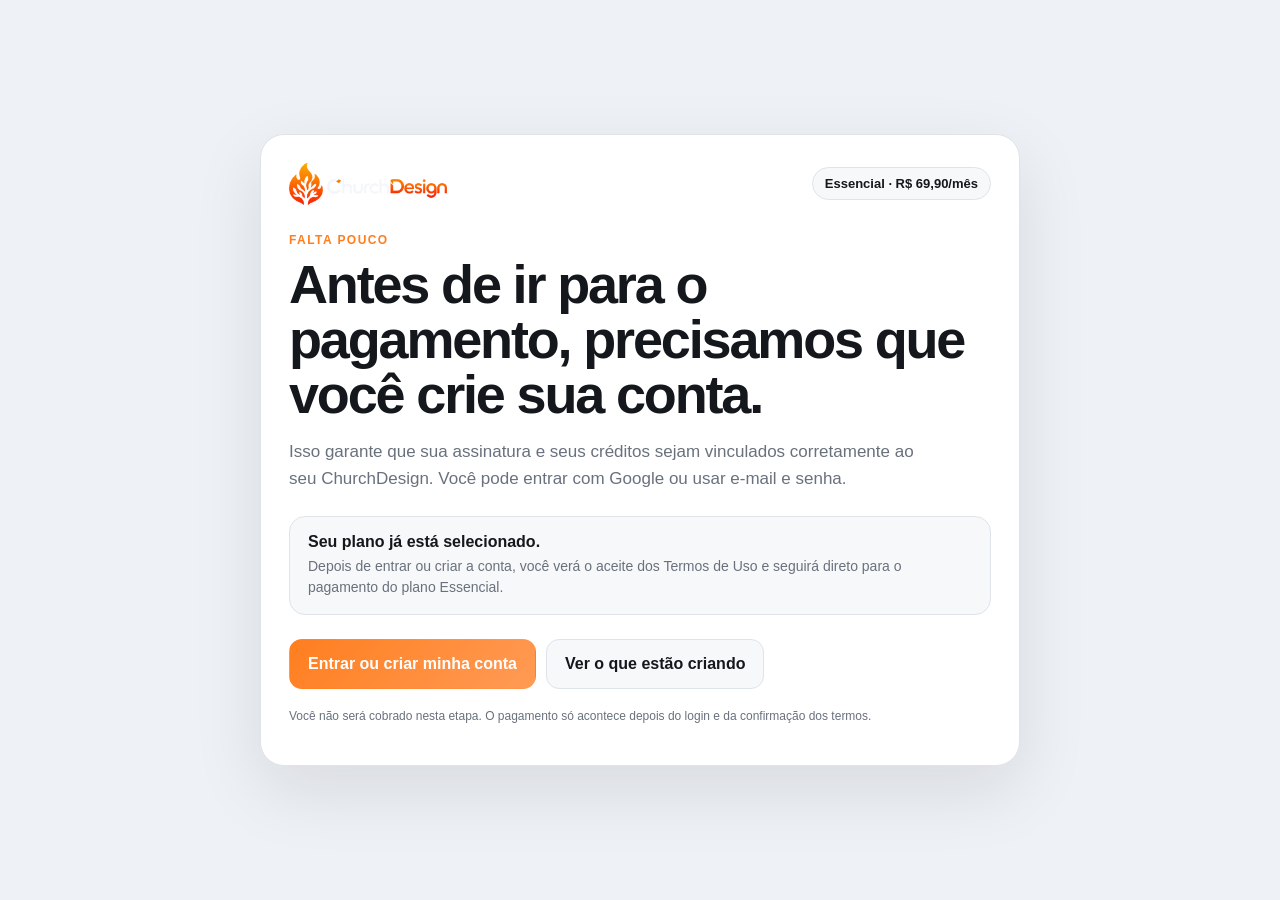
<file: assinar/essencial/index.html>
<!-- CHURCHDESIGN — assinar-essencial v1.1.0 -->
<!doctype html>
<html lang="pt-BR">
<head>
<meta charset="utf-8">
<meta name="viewport" content="width=device-width,initial-scale=1,viewport-fit=cover">
<meta name="robots" content="noindex,nofollow">
<title>ChurchDesign — Essencial</title>
<style>
:root{--bg:#0e1014;--panel:#171a20;--panel2:#1d2128;--text:#f6f7f9;--muted:#9ca3ad;--line:#2b313a;--orange:#ff7e1f;--orange2:#ff9b55;--shadow:0 24px 70px rgba(0,0,0,.34)}
@media(prefers-color-scheme:light){:root{--bg:#eef1f5;--panel:#fff;--panel2:#f7f8fa;--text:#14171c;--muted:#69717d;--line:#dfe4ea;--shadow:0 24px 70px rgba(20,30,45,.10)}}
*{box-sizing:border-box}html,body{margin:0;min-height:100%;background:var(--bg);color:var(--text);font-family:Inter,Arial,sans-serif}a{color:inherit}
.wrap{min-height:100vh;display:grid;place-items:center;padding:28px}.card{width:min(760px,100%);background:var(--panel);border:1px solid var(--line);border-radius:24px;padding:28px;box-shadow:var(--shadow)}
.brand{display:flex;align-items:center;justify-content:space-between;gap:20px;margin-bottom:28px}.logo{width:190px;height:42px;background-image:url('[data-uri]');background-size:contain;background-position:left center;background-repeat:no-repeat}
.plan{font-size:13px;font-weight:800;border:1px solid var(--line);background:var(--panel2);border-radius:999px;padding:8px 12px;white-space:nowrap}.eyebrow{font-size:12px;font-weight:900;letter-spacing:.12em;text-transform:uppercase;color:var(--orange);margin-bottom:10px}
h1{font-size:clamp(30px,6vw,54px);line-height:1.02;letter-spacing:-.04em;margin:0 0 16px;max-width:680px}.lead{font-size:17px;line-height:1.6;color:var(--muted);max-width:650px;margin:0 0 24px}
.notice{padding:16px 18px;border:1px solid var(--line);border-radius:16px;background:var(--panel2);margin:22px 0}.notice strong{display:block;margin-bottom:5px}.notice p{margin:0;color:var(--muted);font-size:14px;line-height:1.5}
.actions{display:flex;flex-wrap:wrap;gap:10px;margin-top:24px}.btn{display:inline-flex;align-items:center;justify-content:center;min-height:50px;padding:0 18px;border-radius:13px;text-decoration:none;font-weight:850;border:1px solid var(--line)}
.btn.primary{background:linear-gradient(135deg,var(--orange),var(--orange2));color:white;border-color:transparent}.btn.secondary{background:var(--panel2)}.micro{font-size:12px;color:var(--muted);margin-top:18px;line-height:1.5}
@media(max-width:620px){.wrap{padding:14px}.card{padding:20px;border-radius:18px}.brand{align-items:flex-start;flex-direction:column}.logo{width:165px}.actions{display:grid}.btn{width:100%}}
</style>
</head>
<body>
<main class="wrap">
  <section class="card" aria-labelledby="title">
    <div class="brand">
      <div class="logo" role="img" aria-label="ChurchDesign"></div>
      <div class="plan">Essencial · R$ 69,90/mês</div>
    </div>
    <div class="eyebrow">Falta pouco</div>
    <h1 id="title">Antes de ir para o pagamento, precisamos que você crie sua conta.</h1>
    <p class="lead">Isso garante que sua assinatura e seus créditos sejam vinculados corretamente ao seu ChurchDesign. Você pode entrar com Google ou usar e-mail e senha.</p>
    <div class="notice">
      <strong>Seu plano já está selecionado.</strong>
      <p>Depois de entrar ou criar a conta, você verá o aceite dos Termos de Uso e seguirá direto para o pagamento do plano Essencial.</p>
    </div>
    <div class="actions">
      <a class="btn primary" href="/?subscribe=essencial&utm_source=whatsapp&utm_medium=robot&utm_campaign=churchdesign">Entrar ou criar minha conta</a>
      <a class="btn secondary" href="/vitrine/?plano=essencial">Ver o que estão criando</a>
    </div>
    <p class="micro">Você não será cobrado nesta etapa. O pagamento só acontece depois do login e da confirmação dos termos.</p>
  </section>
</main>
</body>
</html>
</file>
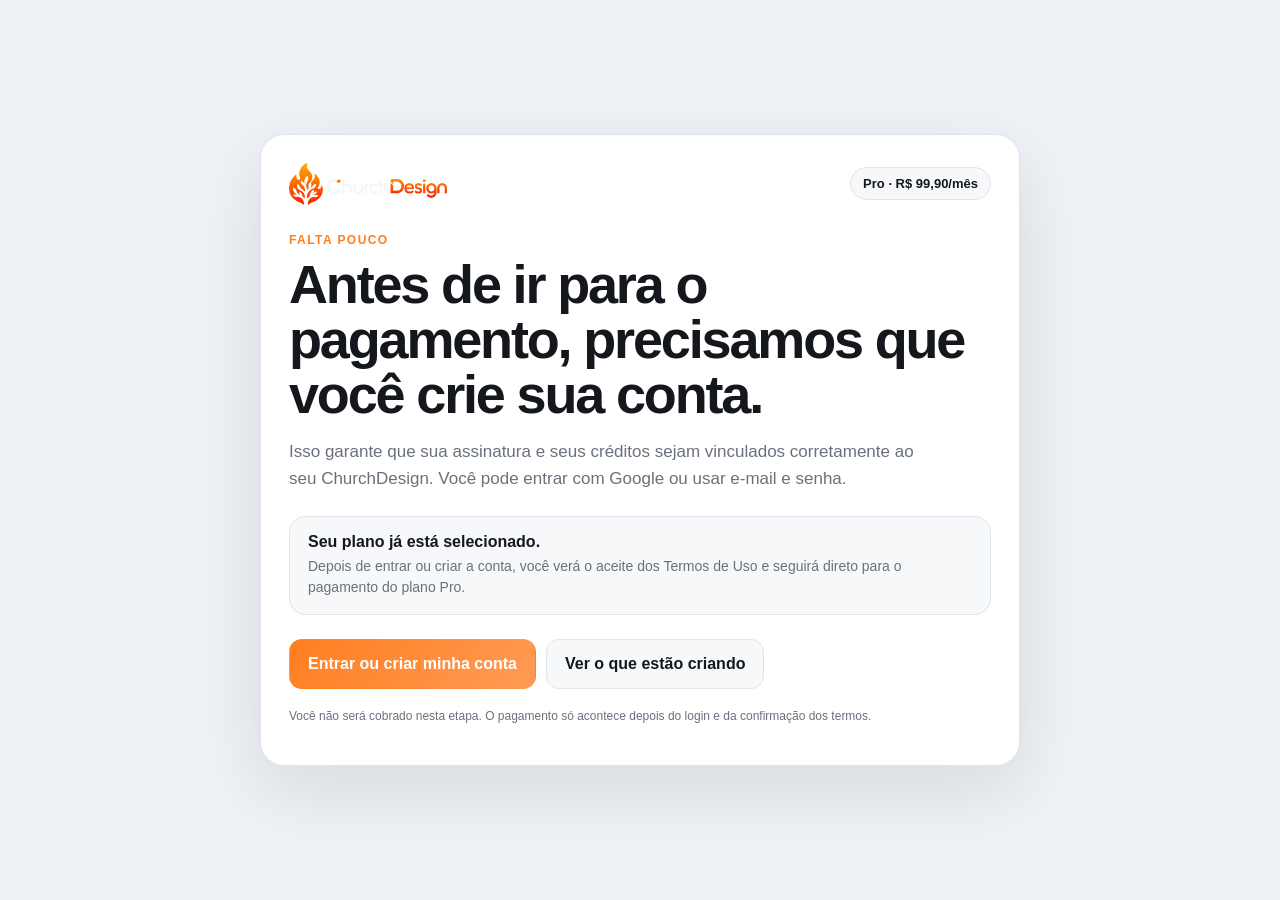
<file: assinar/pro/index.html>
<!-- CHURCHDESIGN — assinar-pro v1.1.0 -->
<!doctype html>
<html lang="pt-BR">
<head>
<meta charset="utf-8">
<meta name="viewport" content="width=device-width,initial-scale=1,viewport-fit=cover">
<meta name="robots" content="noindex,nofollow">
<title>ChurchDesign — Pro</title>
<style>
:root{--bg:#0e1014;--panel:#171a20;--panel2:#1d2128;--text:#f6f7f9;--muted:#9ca3ad;--line:#2b313a;--orange:#ff7e1f;--orange2:#ff9b55;--shadow:0 24px 70px rgba(0,0,0,.34)}
@media(prefers-color-scheme:light){:root{--bg:#eef1f5;--panel:#fff;--panel2:#f7f8fa;--text:#14171c;--muted:#69717d;--line:#dfe4ea;--shadow:0 24px 70px rgba(20,30,45,.10)}}
*{box-sizing:border-box}html,body{margin:0;min-height:100%;background:var(--bg);color:var(--text);font-family:Inter,Arial,sans-serif}a{color:inherit}
.wrap{min-height:100vh;display:grid;place-items:center;padding:28px}.card{width:min(760px,100%);background:var(--panel);border:1px solid var(--line);border-radius:24px;padding:28px;box-shadow:var(--shadow)}
.brand{display:flex;align-items:center;justify-content:space-between;gap:20px;margin-bottom:28px}.logo{width:190px;height:42px;background-image:url('[data-uri]');background-size:contain;background-position:left center;background-repeat:no-repeat}
.plan{font-size:13px;font-weight:800;border:1px solid var(--line);background:var(--panel2);border-radius:999px;padding:8px 12px;white-space:nowrap}.eyebrow{font-size:12px;font-weight:900;letter-spacing:.12em;text-transform:uppercase;color:var(--orange);margin-bottom:10px}
h1{font-size:clamp(30px,6vw,54px);line-height:1.02;letter-spacing:-.04em;margin:0 0 16px;max-width:680px}.lead{font-size:17px;line-height:1.6;color:var(--muted);max-width:650px;margin:0 0 24px}
.notice{padding:16px 18px;border:1px solid var(--line);border-radius:16px;background:var(--panel2);margin:22px 0}.notice strong{display:block;margin-bottom:5px}.notice p{margin:0;color:var(--muted);font-size:14px;line-height:1.5}
.actions{display:flex;flex-wrap:wrap;gap:10px;margin-top:24px}.btn{display:inline-flex;align-items:center;justify-content:center;min-height:50px;padding:0 18px;border-radius:13px;text-decoration:none;font-weight:850;border:1px solid var(--line)}
.btn.primary{background:linear-gradient(135deg,var(--orange),var(--orange2));color:white;border-color:transparent}.btn.secondary{background:var(--panel2)}.micro{font-size:12px;color:var(--muted);margin-top:18px;line-height:1.5}
@media(max-width:620px){.wrap{padding:14px}.card{padding:20px;border-radius:18px}.brand{align-items:flex-start;flex-direction:column}.logo{width:165px}.actions{display:grid}.btn{width:100%}}
</style>
</head>
<body>
<main class="wrap">
  <section class="card" aria-labelledby="title">
    <div class="brand">
      <div class="logo" role="img" aria-label="ChurchDesign"></div>
      <div class="plan">Pro · R$ 99,90/mês</div>
    </div>
    <div class="eyebrow">Falta pouco</div>
    <h1 id="title">Antes de ir para o pagamento, precisamos que você crie sua conta.</h1>
    <p class="lead">Isso garante que sua assinatura e seus créditos sejam vinculados corretamente ao seu ChurchDesign. Você pode entrar com Google ou usar e-mail e senha.</p>
    <div class="notice">
      <strong>Seu plano já está selecionado.</strong>
      <p>Depois de entrar ou criar a conta, você verá o aceite dos Termos de Uso e seguirá direto para o pagamento do plano Pro.</p>
    </div>
    <div class="actions">
      <a class="btn primary" href="/?subscribe=pro&utm_source=whatsapp&utm_medium=robot&utm_campaign=churchdesign">Entrar ou criar minha conta</a>
      <a class="btn secondary" href="/vitrine/?plano=pro">Ver o que estão criando</a>
    </div>
    <p class="micro">Você não será cobrado nesta etapa. O pagamento só acontece depois do login e da confirmação dos termos.</p>
  </section>
</main>
</body>
</html>
</file>
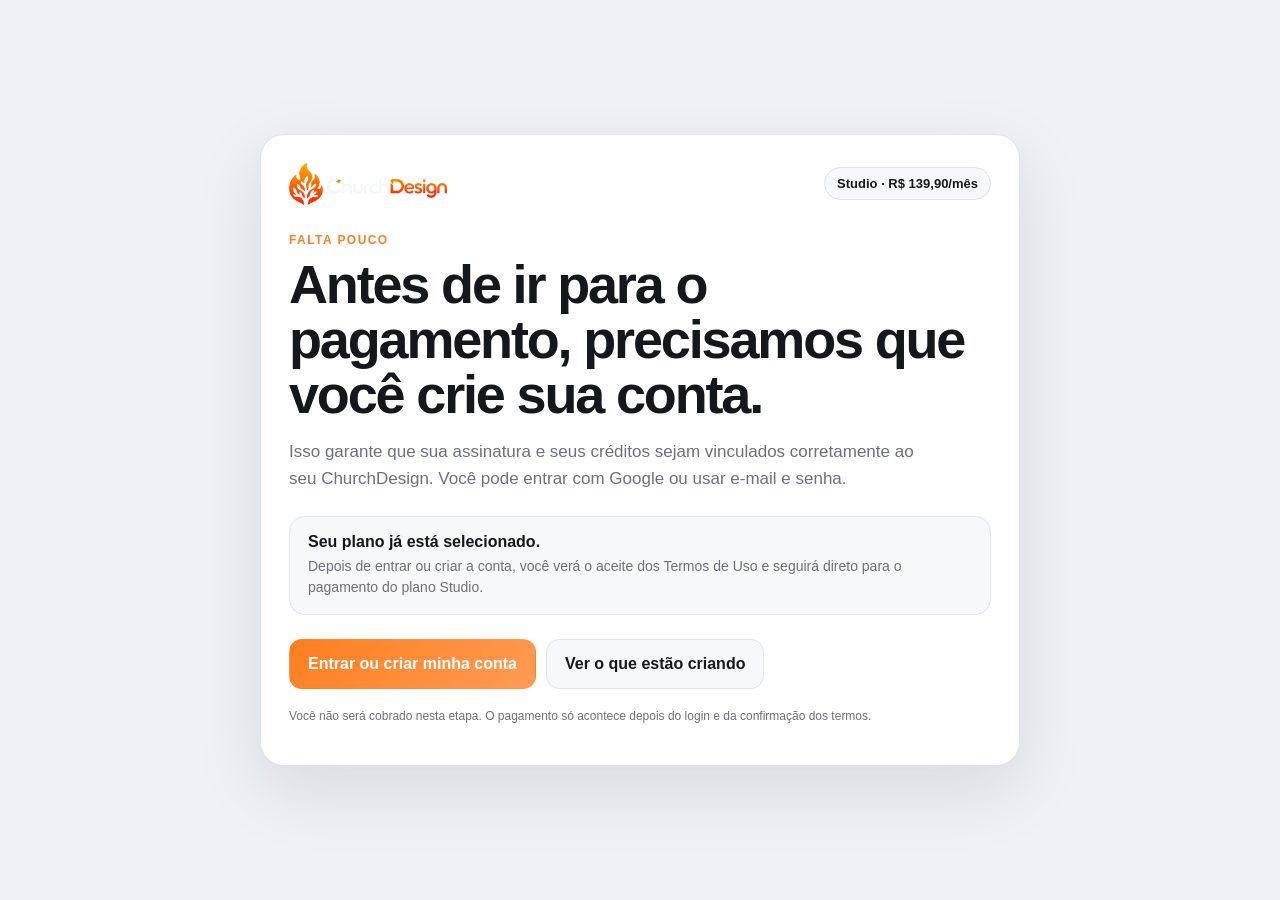
<file: assinar/studio/index.html>
<!-- CHURCHDESIGN — assinar-studio v1.1.0 -->
<!doctype html>
<html lang="pt-BR">
<head>
<meta charset="utf-8">
<meta name="viewport" content="width=device-width,initial-scale=1,viewport-fit=cover">
<meta name="robots" content="noindex,nofollow">
<title>ChurchDesign — Studio</title>
<style>
:root{--bg:#0e1014;--panel:#171a20;--panel2:#1d2128;--text:#f6f7f9;--muted:#9ca3ad;--line:#2b313a;--orange:#ff7e1f;--orange2:#ff9b55;--shadow:0 24px 70px rgba(0,0,0,.34)}
@media(prefers-color-scheme:light){:root{--bg:#eef1f5;--panel:#fff;--panel2:#f7f8fa;--text:#14171c;--muted:#69717d;--line:#dfe4ea;--shadow:0 24px 70px rgba(20,30,45,.10)}}
*{box-sizing:border-box}html,body{margin:0;min-height:100%;background:var(--bg);color:var(--text);font-family:Inter,Arial,sans-serif}a{color:inherit}
.wrap{min-height:100vh;display:grid;place-items:center;padding:28px}.card{width:min(760px,100%);background:var(--panel);border:1px solid var(--line);border-radius:24px;padding:28px;box-shadow:var(--shadow)}
.brand{display:flex;align-items:center;justify-content:space-between;gap:20px;margin-bottom:28px}.logo{width:190px;height:42px;background-image:url('[data-uri]');background-size:contain;background-position:left center;background-repeat:no-repeat}
.plan{font-size:13px;font-weight:800;border:1px solid var(--line);background:var(--panel2);border-radius:999px;padding:8px 12px;white-space:nowrap}.eyebrow{font-size:12px;font-weight:900;letter-spacing:.12em;text-transform:uppercase;color:var(--orange);margin-bottom:10px}
h1{font-size:clamp(30px,6vw,54px);line-height:1.02;letter-spacing:-.04em;margin:0 0 16px;max-width:680px}.lead{font-size:17px;line-height:1.6;color:var(--muted);max-width:650px;margin:0 0 24px}
.notice{padding:16px 18px;border:1px solid var(--line);border-radius:16px;background:var(--panel2);margin:22px 0}.notice strong{display:block;margin-bottom:5px}.notice p{margin:0;color:var(--muted);font-size:14px;line-height:1.5}
.actions{display:flex;flex-wrap:wrap;gap:10px;margin-top:24px}.btn{display:inline-flex;align-items:center;justify-content:center;min-height:50px;padding:0 18px;border-radius:13px;text-decoration:none;font-weight:850;border:1px solid var(--line)}
.btn.primary{background:linear-gradient(135deg,var(--orange),var(--orange2));color:white;border-color:transparent}.btn.secondary{background:var(--panel2)}.micro{font-size:12px;color:var(--muted);margin-top:18px;line-height:1.5}
@media(max-width:620px){.wrap{padding:14px}.card{padding:20px;border-radius:18px}.brand{align-items:flex-start;flex-direction:column}.logo{width:165px}.actions{display:grid}.btn{width:100%}}
</style>
</head>
<body>
<main class="wrap">
  <section class="card" aria-labelledby="title">
    <div class="brand">
      <div class="logo" role="img" aria-label="ChurchDesign"></div>
      <div class="plan">Studio · R$ 139,90/mês</div>
    </div>
    <div class="eyebrow">Falta pouco</div>
    <h1 id="title">Antes de ir para o pagamento, precisamos que você crie sua conta.</h1>
    <p class="lead">Isso garante que sua assinatura e seus créditos sejam vinculados corretamente ao seu ChurchDesign. Você pode entrar com Google ou usar e-mail e senha.</p>
    <div class="notice">
      <strong>Seu plano já está selecionado.</strong>
      <p>Depois de entrar ou criar a conta, você verá o aceite dos Termos de Uso e seguirá direto para o pagamento do plano Studio.</p>
    </div>
    <div class="actions">
      <a class="btn primary" href="/?subscribe=studio&utm_source=whatsapp&utm_medium=robot&utm_campaign=churchdesign">Entrar ou criar minha conta</a>
      <a class="btn secondary" href="/vitrine/?plano=studio">Ver o que estão criando</a>
    </div>
    <p class="micro">Você não será cobrado nesta etapa. O pagamento só acontece depois do login e da confirmação dos termos.</p>
  </section>
</main>
</body>
</html>
</file>
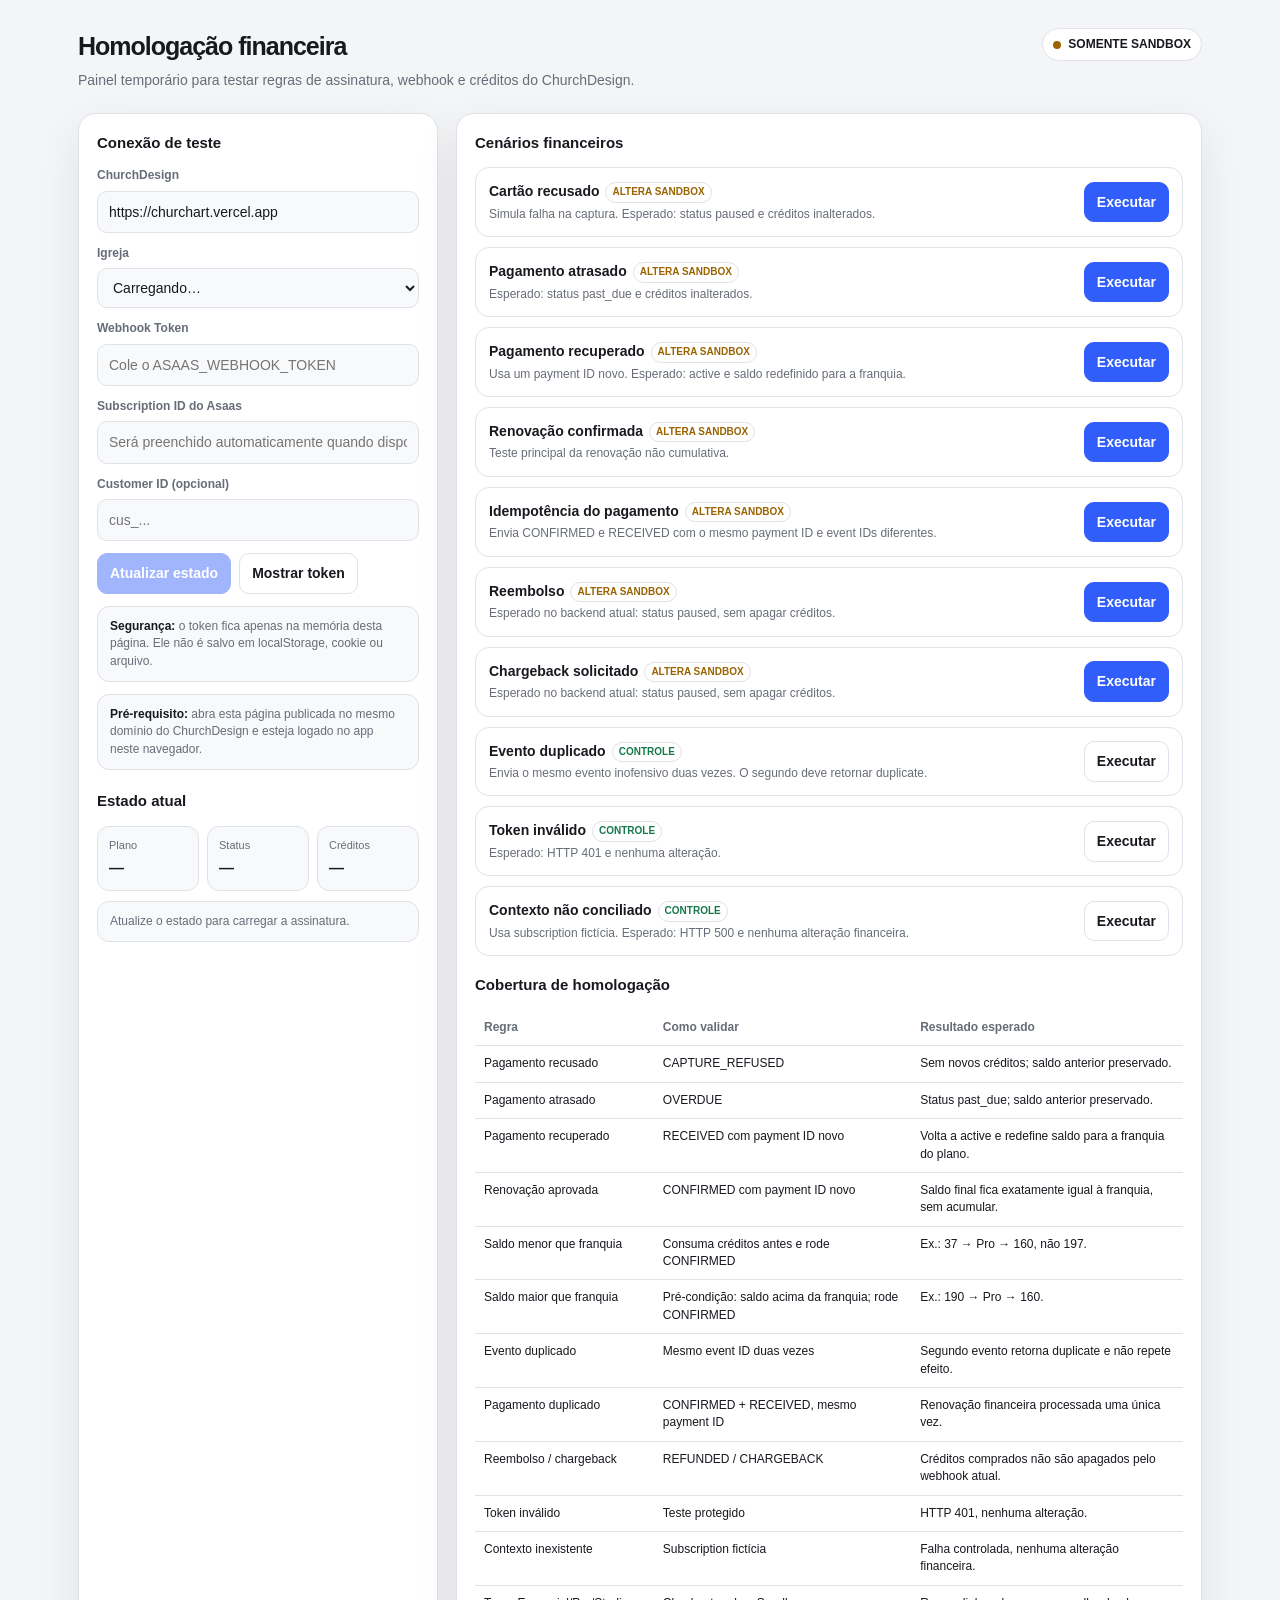
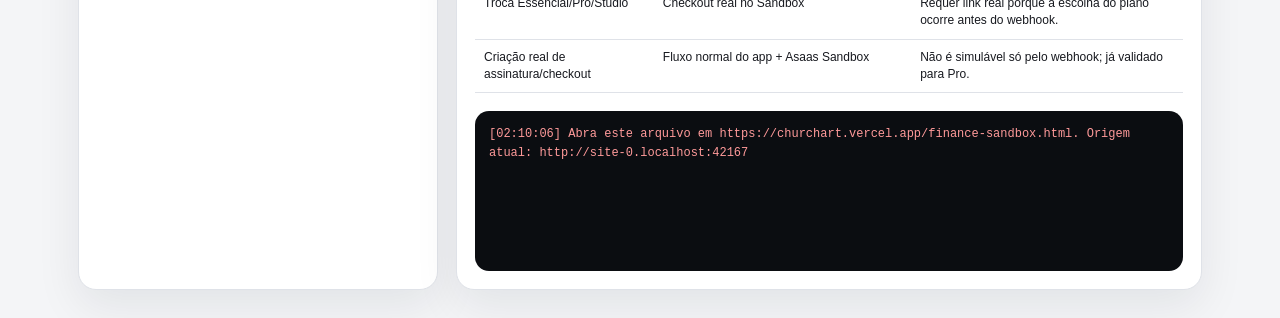
<file: finance-sandbox.html>
<!-- CHURCHDESIGN — finance-sandbox v0.1 -->
<!doctype html>
<html lang="pt-BR">
<head>
<meta charset="utf-8" />
<meta name="viewport" content="width=device-width,initial-scale=1" />
<meta name="robots" content="noindex,nofollow,noarchive" />
<title>ChurchDesign — Homologação Financeira</title>
<style>
:root{
  color-scheme:light dark;
  --bg:#f4f5f7;--panel:#fff;--soft:#f8f9fb;--text:#17191f;--muted:#676d78;--line:#dfe2e8;
  --accent:#315dfb;--danger:#c92b2b;--warning:#9a6300;--ok:#16794b;--shadow:0 16px 45px rgba(18,24,40,.08);
}
@media (prefers-color-scheme:dark){
  :root{--bg:#0f1115;--panel:#171a20;--soft:#11141a;--text:#f2f3f5;--muted:#a5abb6;--line:#2b3039;--accent:#7c99ff;--danger:#ff8585;--warning:#ffc766;--ok:#71d7a9;--shadow:0 16px 45px rgba(0,0,0,.28)}
}
*{box-sizing:border-box} body{margin:0;font:14px/1.45 Inter,ui-sans-serif,-apple-system,BlinkMacSystemFont,"Segoe UI",sans-serif;background:var(--bg);color:var(--text)}
button,input,select{font:inherit}.wrap{max-width:1180px;margin:auto;padding:28px}.head{display:flex;gap:18px;align-items:flex-start;justify-content:space-between;margin-bottom:22px}.brand h1{margin:0;font-size:25px;letter-spacing:-.04em}.brand p{margin:6px 0 0;color:var(--muted)}
.badge{display:inline-flex;align-items:center;gap:7px;padding:7px 10px;border:1px solid var(--line);border-radius:999px;font-size:12px;font-weight:800;background:var(--panel)}.dot{width:8px;height:8px;border-radius:50%;background:var(--warning)}
.grid{display:grid;grid-template-columns:360px 1fr;gap:18px}.card{background:var(--panel);border:1px solid var(--line);border-radius:18px;box-shadow:var(--shadow);padding:18px}.card h2{font-size:15px;margin:0 0 14px}.stack{display:grid;gap:12px}.field{display:grid;gap:6px}.field label{font-size:12px;font-weight:700;color:var(--muted)}input,select{width:100%;border:1px solid var(--line);background:var(--soft);color:var(--text);border-radius:10px;padding:10px 11px;outline:none}input:focus,select:focus{border-color:var(--accent)}
.actions{display:flex;gap:8px;flex-wrap:wrap}.btn{border:1px solid var(--line);background:var(--panel);color:var(--text);border-radius:10px;padding:9px 12px;font-weight:750;cursor:pointer}.btn.primary{background:var(--accent);border-color:var(--accent);color:#fff}.btn.danger{color:var(--danger)}.btn:disabled{opacity:.45;cursor:not-allowed}
.note{border:1px solid var(--line);background:var(--soft);border-radius:12px;padding:11px 12px;color:var(--muted);font-size:12px}.note strong{color:var(--text)}
.state{display:grid;grid-template-columns:repeat(3,1fr);gap:8px}.metric{border:1px solid var(--line);border-radius:12px;padding:11px;background:var(--soft)}.metric span{display:block;font-size:11px;color:var(--muted);margin-bottom:3px}.metric b{font-size:15px}.suite{display:grid;gap:10px}.test{display:grid;grid-template-columns:1fr auto;gap:12px;align-items:center;border:1px solid var(--line);border-radius:14px;padding:13px}.test h3{font-size:14px;margin:0 0 3px}.test p{margin:0;color:var(--muted);font-size:12px}.tag{display:inline-block;margin-left:6px;padding:2px 6px;border-radius:999px;border:1px solid var(--line);font-size:10px;color:var(--muted);vertical-align:1px}.tag.mutate{color:var(--warning)}.tag.safe{color:var(--ok)}
.log{margin-top:18px;background:#0b0d11;color:#d9e1ee;border-radius:14px;padding:14px;min-height:160px;max-height:380px;overflow:auto;font:12px/1.55 ui-monospace,SFMono-Regular,Menlo,monospace;white-space:pre-wrap}.log .ok{color:#8fe0b5}.log .err{color:#ff9a9a}.log .muted{color:#8792a5}
.coverage{margin-top:18px}.coverage table{width:100%;border-collapse:collapse;font-size:12px}.coverage th,.coverage td{text-align:left;padding:9px;border-bottom:1px solid var(--line);vertical-align:top}.coverage th{color:var(--muted)}
.modal-backdrop{position:fixed;inset:0;background:rgba(0,0,0,.55);display:none;place-items:center;padding:20px;z-index:50}.modal-backdrop.show{display:grid}.modal{width:min(520px,100%);background:var(--panel);border:1px solid var(--line);border-radius:18px;padding:18px;box-shadow:var(--shadow)}.modal h3{margin:0 0 8px}.modal p{margin:0 0 14px;color:var(--muted)}
.warn{border-left:4px solid var(--warning);padding:10px 12px;background:var(--soft);border-radius:9px;font-size:12px}.hidden{display:none!important}
@media(max-width:850px){.wrap{padding:16px}.grid{grid-template-columns:1fr}.head{display:grid}.state{grid-template-columns:1fr 1fr}.test{grid-template-columns:1fr}.test .btn{width:100%}}
</style>
</head>
<body>
<div class="wrap">
  <div class="head">
    <div class="brand">
      <h1>Homologação financeira</h1>
      <p>Painel temporário para testar regras de assinatura, webhook e créditos do ChurchDesign.</p>
    </div>
    <div class="badge"><span class="dot"></span>SOMENTE SANDBOX</div>
  </div>

  <div class="grid">
    <aside class="card">
      <h2>Conexão de teste</h2>
      <div class="stack">
        <div class="field"><label>ChurchDesign</label><input id="origin" value="https://churchart.vercel.app" readonly></div>
        <div class="field"><label>Igreja</label><select id="church"><option value="">Carregando…</option></select></div>
        <div class="field"><label>Webhook Token</label><input id="token" type="password" autocomplete="off" placeholder="Cole o ASAAS_WEBHOOK_TOKEN"></div>
        <div class="field"><label>Subscription ID do Asaas</label><input id="subscriptionId" placeholder="Será preenchido automaticamente quando disponível"></div>
        <div class="field"><label>Customer ID (opcional)</label><input id="customerId" placeholder="cus_..."></div>
        <div class="actions">
          <button class="btn primary" id="refresh">Atualizar estado</button>
          <button class="btn" id="reveal">Mostrar token</button>
        </div>
        <div class="note"><strong>Segurança:</strong> o token fica apenas na memória desta página. Ele não é salvo em localStorage, cookie ou arquivo.</div>
        <div class="note"><strong>Pré-requisito:</strong> abra esta página publicada no mesmo domínio do ChurchDesign e esteja logado no app neste navegador.</div>
      </div>

      <h2 style="margin-top:20px">Estado atual</h2>
      <div class="state">
        <div class="metric"><span>Plano</span><b id="plan">—</b></div>
        <div class="metric"><span>Status</span><b id="status">—</b></div>
        <div class="metric"><span>Créditos</span><b id="credits">—</b></div>
      </div>
      <div class="note" id="expected" style="margin-top:10px">Atualize o estado para carregar a assinatura.</div>
    </aside>

    <main class="card">
      <h2>Cenários financeiros</h2>
      <div class="suite" id="suite"></div>

      <div class="coverage">
        <h2>Cobertura de homologação</h2>
        <table>
          <thead><tr><th>Regra</th><th>Como validar</th><th>Resultado esperado</th></tr></thead>
          <tbody>
            <tr><td>Pagamento recusado</td><td>CAPTURE_REFUSED</td><td>Sem novos créditos; saldo anterior preservado.</td></tr>
            <tr><td>Pagamento atrasado</td><td>OVERDUE</td><td>Status past_due; saldo anterior preservado.</td></tr>
            <tr><td>Pagamento recuperado</td><td>RECEIVED com payment ID novo</td><td>Volta a active e redefine saldo para a franquia do plano.</td></tr>
            <tr><td>Renovação aprovada</td><td>CONFIRMED com payment ID novo</td><td>Saldo final fica exatamente igual à franquia, sem acumular.</td></tr>
            <tr><td>Saldo menor que franquia</td><td>Consuma créditos antes e rode CONFIRMED</td><td>Ex.: 37 → Pro → 160, não 197.</td></tr>
            <tr><td>Saldo maior que franquia</td><td>Pré-condição: saldo acima da franquia; rode CONFIRMED</td><td>Ex.: 190 → Pro → 160.</td></tr>
            <tr><td>Evento duplicado</td><td>Mesmo event ID duas vezes</td><td>Segundo evento retorna duplicate e não repete efeito.</td></tr>
            <tr><td>Pagamento duplicado</td><td>CONFIRMED + RECEIVED, mesmo payment ID</td><td>Renovação financeira processada uma única vez.</td></tr>
            <tr><td>Reembolso / chargeback</td><td>REFUNDED / CHARGEBACK</td><td>Créditos comprados não são apagados pelo webhook atual.</td></tr>
            <tr><td>Token inválido</td><td>Teste protegido</td><td>HTTP 401, nenhuma alteração.</td></tr>
            <tr><td>Contexto inexistente</td><td>Subscription fictícia</td><td>Falha controlada, nenhuma alteração financeira.</td></tr>
            <tr><td>Troca Essencial/Pro/Studio</td><td>Checkout real no Sandbox</td><td>Requer link real porque a escolha do plano ocorre antes do webhook.</td></tr>
            <tr><td>Criação real de assinatura/checkout</td><td>Fluxo normal do app + Asaas Sandbox</td><td>Não é simulável só pelo webhook; já validado para Pro.</td></tr>
          </tbody>
        </table>
      </div>
      <div class="log" id="log"><span class="muted">Aguardando teste…</span></div>
    </main>
  </div>
</div>

<div class="modal-backdrop" id="modalBg" aria-hidden="true">
  <div class="modal" role="dialog" aria-modal="true" aria-labelledby="modalTitle">
    <h3 id="modalTitle">Confirmar teste</h3>
    <p id="modalText"></p>
    <div class="warn" id="modalWarn"></div>
    <div class="actions" style="justify-content:flex-end;margin-top:16px">
      <button class="btn" id="modalCancel">Cancelar</button>
      <button class="btn primary" id="modalConfirm">Executar teste</button>
    </div>
  </div>
</div>

<script>
(()=>{
'use strict';
const EXPECTED_ORIGIN='https://churchart.vercel.app';
const AUTH_STORAGE_KEY='churchdesign.auth.v1';
const $=s=>document.querySelector(s);
const state={authConfig:null,session:null,user:null,churchId:'',subscription:null,plan:null,balance:null,pending:null};
const scenarios=[
  {id:'declined',title:'Cartão recusado',event:'PAYMENT_CREDIT_CARD_CAPTURE_REFUSED',mutates:true,desc:'Simula falha na captura. Esperado: status paused e créditos inalterados.'},
  {id:'overdue',title:'Pagamento atrasado',event:'PAYMENT_OVERDUE',mutates:true,desc:'Esperado: status past_due e créditos inalterados.'},
  {id:'received',title:'Pagamento recuperado',event:'PAYMENT_RECEIVED',mutates:true,newPayment:true,desc:'Usa um payment ID novo. Esperado: active e saldo redefinido para a franquia.'},
  {id:'confirmed',title:'Renovação confirmada',event:'PAYMENT_CONFIRMED',mutates:true,newPayment:true,desc:'Teste principal da renovação não cumulativa.'},
  {id:'payment-idem',title:'Idempotência do pagamento',event:'PAYMENT_CONFIRMED',mutates:true,newPayment:true,sequence:'payment',desc:'Envia CONFIRMED e RECEIVED com o mesmo payment ID e event IDs diferentes.'},
  {id:'refund',title:'Reembolso',event:'PAYMENT_REFUNDED',mutates:true,desc:'Esperado no backend atual: status paused, sem apagar créditos.'},
  {id:'chargeback',title:'Chargeback solicitado',event:'PAYMENT_CHARGEBACK_REQUESTED',mutates:true,desc:'Esperado no backend atual: status paused, sem apagar créditos.'},
  {id:'event-idem',title:'Evento duplicado',event:'CHURCHDESIGN_SANDBOX_NOOP',mutates:false,sequence:'event',desc:'Envia o mesmo evento inofensivo duas vezes. O segundo deve retornar duplicate.'},
  {id:'bad-token',title:'Token inválido',event:'CHURCHDESIGN_SANDBOX_NOOP',mutates:false,badToken:true,desc:'Esperado: HTTP 401 e nenhuma alteração.'},
  {id:'unmatched',title:'Contexto não conciliado',event:'PAYMENT_CONFIRMED',mutates:false,unmatched:true,newPayment:true,desc:'Usa subscription fictícia. Esperado: HTTP 500 e nenhuma alteração financeira.'}
];
function log(text,kind='muted'){
  const el=$('#log'); if(el.textContent.includes('Aguardando teste'))el.innerHTML='';
  const row=document.createElement('div');row.className=kind;row.textContent=`[${new Date().toLocaleTimeString('pt-BR')}] ${text}`;el.prepend(row);
}
function uid(prefix){return `${prefix}_${Date.now()}_${Math.random().toString(36).slice(2,10)}`}
function session(){try{return JSON.parse(localStorage.getItem(AUTH_STORAGE_KEY)||'null')}catch{return null}}
async function jsonFetch(url,opts={}){const r=await fetch(url,opts);const text=await r.text();let data=null;try{data=text?JSON.parse(text):null}catch{data={raw:text}}return {r,data}}
async function boot(){
  if(location.origin!==EXPECTED_ORIGIN){
    log(`Abra este arquivo em ${EXPECTED_ORIGIN}/finance-sandbox.html. Origem atual: ${location.origin}`,'err');
    $('#refresh').disabled=true; return;
  }
  state.session=session();
  if(!state.session?.access_token){log('Sessão não encontrada. Entre no ChurchDesign primeiro e recarregue esta página.','err');return}
  const ac=await jsonFetch('/api/auth-config'); if(!ac.r.ok)throw new Error('Não foi possível carregar a configuração de autenticação.');state.authConfig=ac.data;
  const au=await jsonFetch(`${state.authConfig.supabaseUrl}/auth/v1/user`,{headers:{apikey:state.authConfig.anonKey,Authorization:`Bearer ${state.session.access_token}`}});
  if(!au.r.ok||!au.data?.id)throw new Error('Sua sessão expirou. Entre novamente no ChurchDesign.'); state.user=au.data;
  const m=await jsonFetch(`${state.authConfig.supabaseUrl}/rest/v1/church_members?user_id=eq.${encodeURIComponent(state.user.id)}&status=eq.active&select=church_id,role`,{headers:{apikey:state.authConfig.anonKey,Authorization:`Bearer ${state.session.access_token}`}});
  if(!m.r.ok||!Array.isArray(m.data))throw new Error('Não foi possível listar suas igrejas.');
  const select=$('#church');select.innerHTML='';
  for(const member of m.data){
    let label=member.church_id;
    const p=await jsonFetch(`${state.authConfig.supabaseUrl}/rest/v1/church_profile?id=eq.${encodeURIComponent(member.church_id)}&select=id,name,label&limit=1`,{headers:{apikey:state.authConfig.anonKey,Authorization:`Bearer ${state.session.access_token}`}});
    const cp=p.data?.[0]; if(cp)label=cp.label||cp.name||cp.id;
    const o=document.createElement('option');o.value=member.church_id;o.textContent=`${label} (${member.role})`;select.appendChild(o);
  }
  if(select.options.length){state.churchId=select.value;await refreshState()}
  else log('Nenhuma igreja ativa encontrada para este usuário.','err');
}
async function refreshState(){
  state.churchId=$('#church').value; if(!state.churchId)return;
  const h={Authorization:`Bearer ${state.session.access_token}`};
  const s=await jsonFetch(`/api/asaas?action=status&churchId=${encodeURIComponent(state.churchId)}`,{headers:h});
  if(!s.r.ok)throw new Error(s.data?.error||'Não foi possível consultar a assinatura.');
  state.subscription=s.data?.subscription||null;
  if(state.subscription?.provider_subscription_id&&!$('#subscriptionId').value)$('#subscriptionId').value=state.subscription.provider_subscription_id;
  if(state.subscription?.provider_customer_id&&!$('#customerId').value)$('#customerId').value=state.subscription.provider_customer_id;
  state.plan=null;
  if(state.subscription?.plan_id){
    const p=await jsonFetch(`${state.authConfig.supabaseUrl}/rest/v1/plans?id=eq.${encodeURIComponent(state.subscription.plan_id)}&select=id,code,name,credits_monthly,price_monthly&limit=1`,{headers:{apikey:state.authConfig.anonKey,Authorization:`Bearer ${state.session.access_token}`}});
    if(p.r.ok)state.plan=p.data?.[0]||null;
  }
  const b=await jsonFetch(`${state.authConfig.supabaseUrl}/rest/v1/rpc/generation_credit_balance`,{method:'POST',headers:{apikey:state.authConfig.anonKey,Authorization:`Bearer ${state.session.access_token}`,'Content-Type':'application/json'},body:JSON.stringify({p_church_id:state.churchId})});
  state.balance=b.r.ok?Number(b.data):null;
  $('#plan').textContent=state.plan?.name||state.subscription?.plan_id||'Sem plano';
  $('#status').textContent=state.subscription?.status||'—';
  $('#credits').textContent=Number.isFinite(state.balance)?String(state.balance):'—';
  const allowance=Number(state.plan?.credits_monthly);
  $('#expected').textContent=Number.isFinite(allowance)?`Franquia do plano: ${allowance} créditos. Uma renovação paga deve terminar exatamente em ${allowance}.`:'Não foi possível identificar a franquia do plano.';
  log(`Estado atualizado — plano ${$('#plan').textContent}, status ${$('#status').textContent}, créditos ${$('#credits').textContent}.`,'ok');
}
function payload(event,paymentId,eventId,subscriptionId){
  const now=new Date(),due=new Date(now.getTime()+86400000*10).toISOString().slice(0,10);
  return {id:eventId,event,payment:{id:paymentId,subscription:subscriptionId,customer:$('#customerId').value.trim()||undefined,dueDate:due,paymentDate:now.toISOString(),clientPaymentDate:now.toISOString(),value:Number(state.subscription?.price_monthly)||undefined,status:event.replace('PAYMENT_','')}};
}
async function send(event,{paymentId=uid('pay_sim'),eventId=uid('evt_sim'),subscriptionId=$('#subscriptionId').value.trim(),token=$('#token').value}={}){
  const body=payload(event,paymentId,eventId,subscriptionId);
  const {r,data}=await jsonFetch('/api/asaas-webhook',{method:'POST',headers:{'Content-Type':'application/json','asaas-access-token':token},body:JSON.stringify(body)});
  log(`${event} → HTTP ${r.status} ${JSON.stringify(data)}`,r.ok?'ok':'err');
  return {r,data,paymentId,eventId};
}
async function execute(sc){
  if(!$('#token').value.trim()&&!sc.badToken)throw new Error('Cole primeiro o ASAAS_WEBHOOK_TOKEN.');
  if(!$('#subscriptionId').value.trim()&&!sc.unmatched)throw new Error('Subscription ID não disponível. Atualize o estado ou informe-o manualmente.');
  const before={status:state.subscription?.status||null,balance:state.balance};
  if(sc.badToken){await send(sc.event,{token:'token_invalido_proposital_'+uid('x')});}
  else if(sc.unmatched){await send(sc.event,{subscriptionId:'sub_inexistente_'+uid('x')});}
  else if(sc.sequence==='event'){
    const eventId=uid('evt_dup'),paymentId=uid('pay_noop');await send(sc.event,{eventId,paymentId});await send(sc.event,{eventId,paymentId});
  }else if(sc.sequence==='payment'){
    const paymentId=uid('pay_idem');await send('PAYMENT_CONFIRMED',{paymentId,eventId:uid('evt_confirmed')});await send('PAYMENT_RECEIVED',{paymentId,eventId:uid('evt_received')});
  }else await send(sc.event,{paymentId:sc.newPayment?uid('pay_new'):uid('pay_problem')});
  await refreshState();
  log(`Antes: status=${before.status}, créditos=${before.balance}. Depois: status=${state.subscription?.status}, créditos=${state.balance}.`,'muted');
}
function ask(sc){
  state.pending=sc;$('#modalTitle').textContent=sc.title;$('#modalText').textContent=sc.desc;
  $('#modalWarn').textContent=sc.mutates?'Este cenário altera o estado financeiro da assinatura no Sandbox. Ele não cria cobrança real, mas o resultado fica gravado no banco de homologação.':'Este teste foi desenhado para não alterar saldo ou plano.';
  $('#modalBg').classList.add('show');$('#modalBg').setAttribute('aria-hidden','false');
}
function renderSuite(){
  const root=$('#suite');
  scenarios.forEach(sc=>{const el=document.createElement('div');el.className='test';el.innerHTML=`<div><h3>${sc.title}<span class="tag ${sc.mutates?'mutate':'safe'}">${sc.mutates?'ALTERA SANDBOX':'CONTROLE'}</span></h3><p>${sc.desc}</p></div><button class="btn ${sc.mutates?'primary':''}" data-id="${sc.id}">Executar</button>`;root.appendChild(el)});
  root.addEventListener('click',e=>{const b=e.target.closest('button[data-id]');if(!b)return;const sc=scenarios.find(x=>x.id===b.dataset.id);if(sc)ask(sc)});
}
$('#modalCancel').addEventListener('click',()=>{$('#modalBg').classList.remove('show');state.pending=null});
$('#modalConfirm').addEventListener('click',async()=>{const sc=state.pending;$('#modalBg').classList.remove('show');state.pending=null;if(!sc)return;try{$('#modalConfirm').disabled=true;await execute(sc)}catch(e){log(e.message||String(e),'err')}finally{$('#modalConfirm').disabled=false}});
$('#refresh').addEventListener('click',()=>refreshState().catch(e=>log(e.message,'err')));
$('#church').addEventListener('change',()=>{state.churchId=$('#church').value;$('#subscriptionId').value='';$('#customerId').value='';refreshState().catch(e=>log(e.message,'err'))});
$('#reveal').addEventListener('click',()=>{const i=$('#token');i.type=i.type==='password'?'text':'password';$('#reveal').textContent=i.type==='password'?'Mostrar token':'Ocultar token'});
renderSuite();boot().catch(e=>log(e.message||String(e),'err'));
})();
</script>
</body>
</html>
</file>
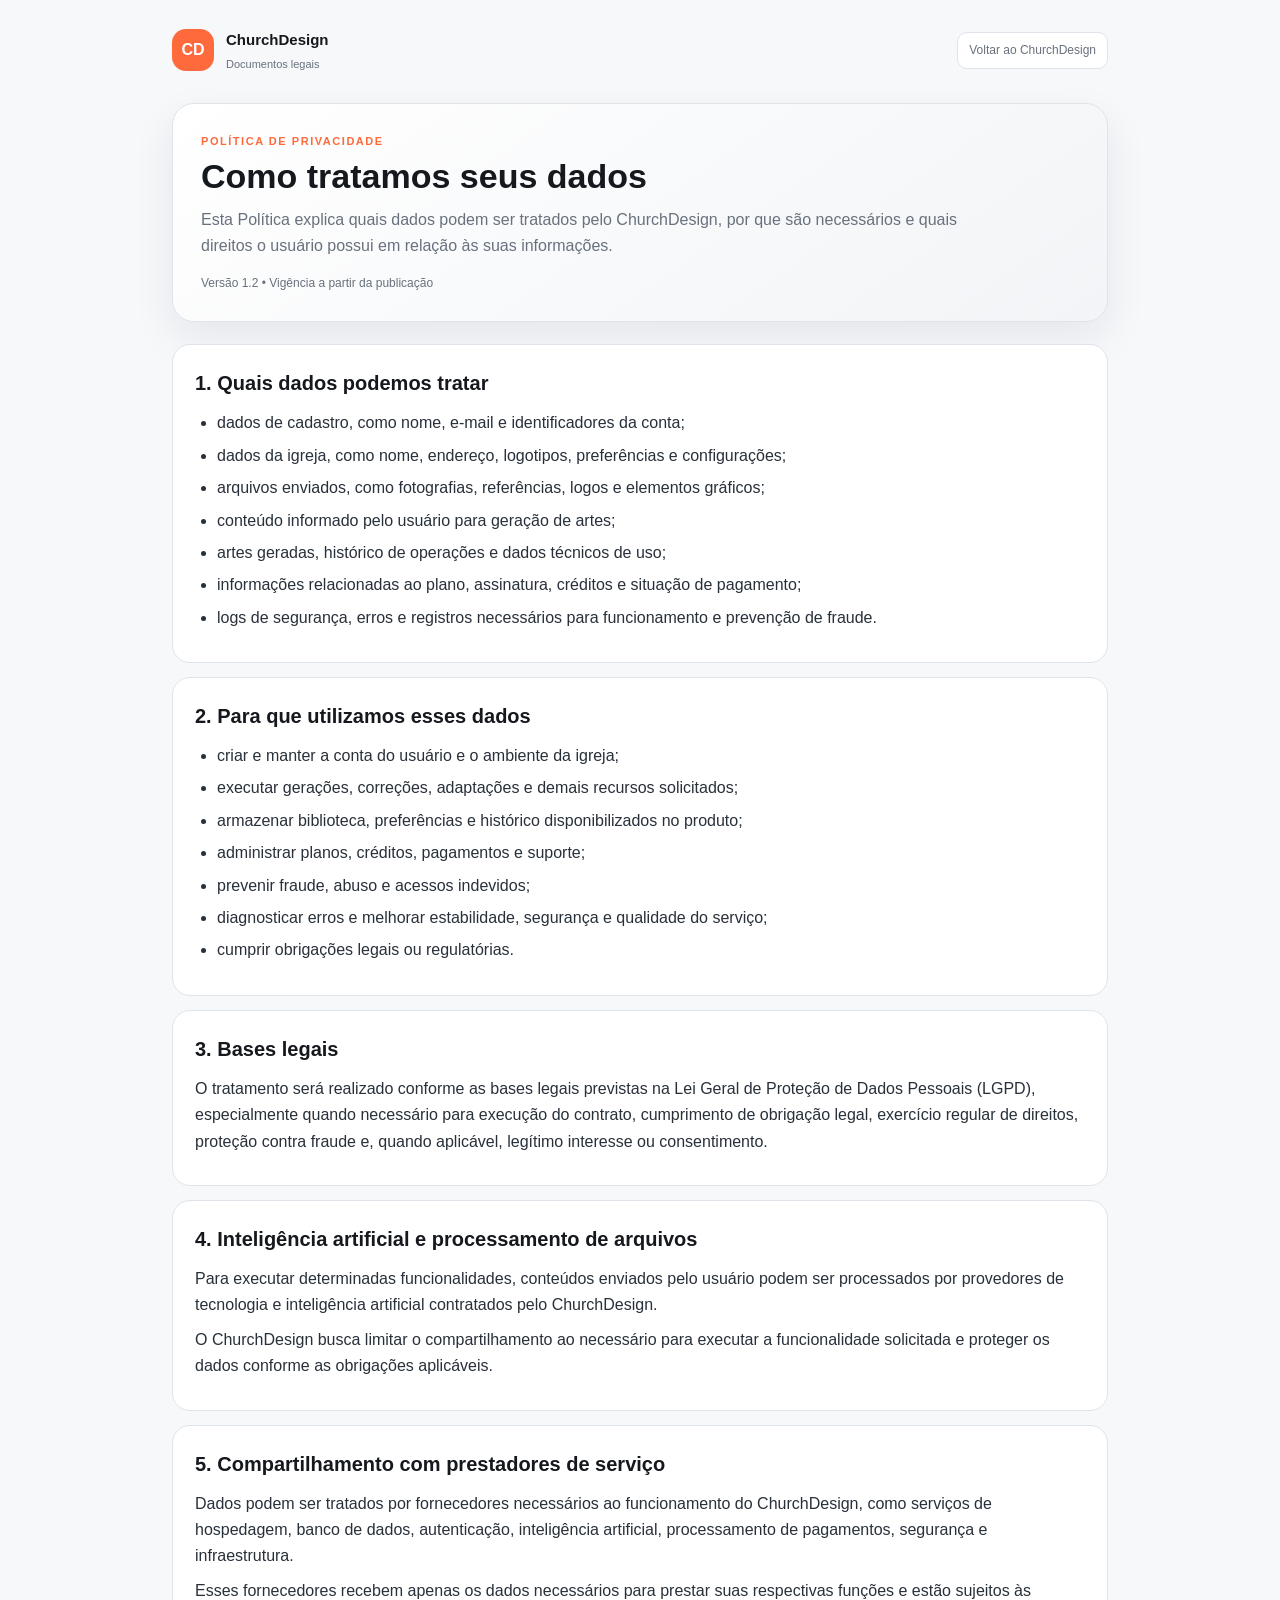
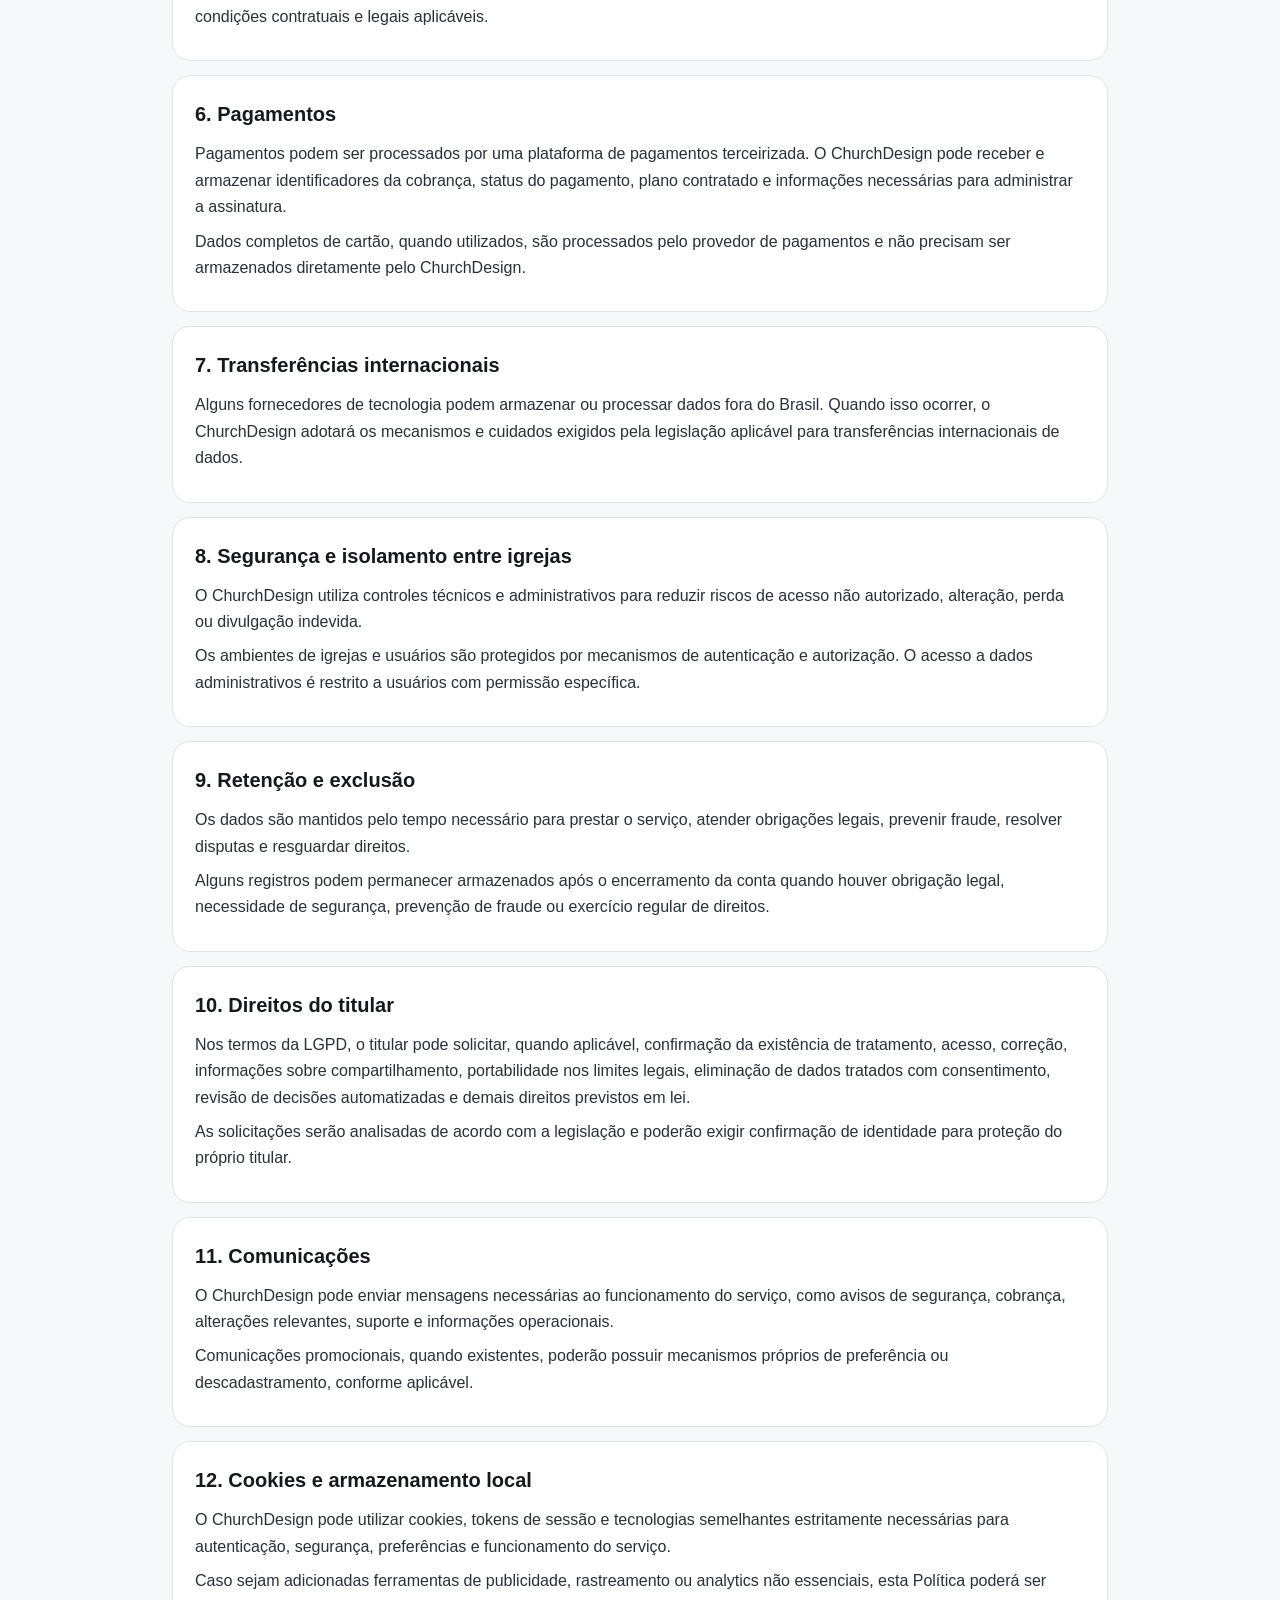
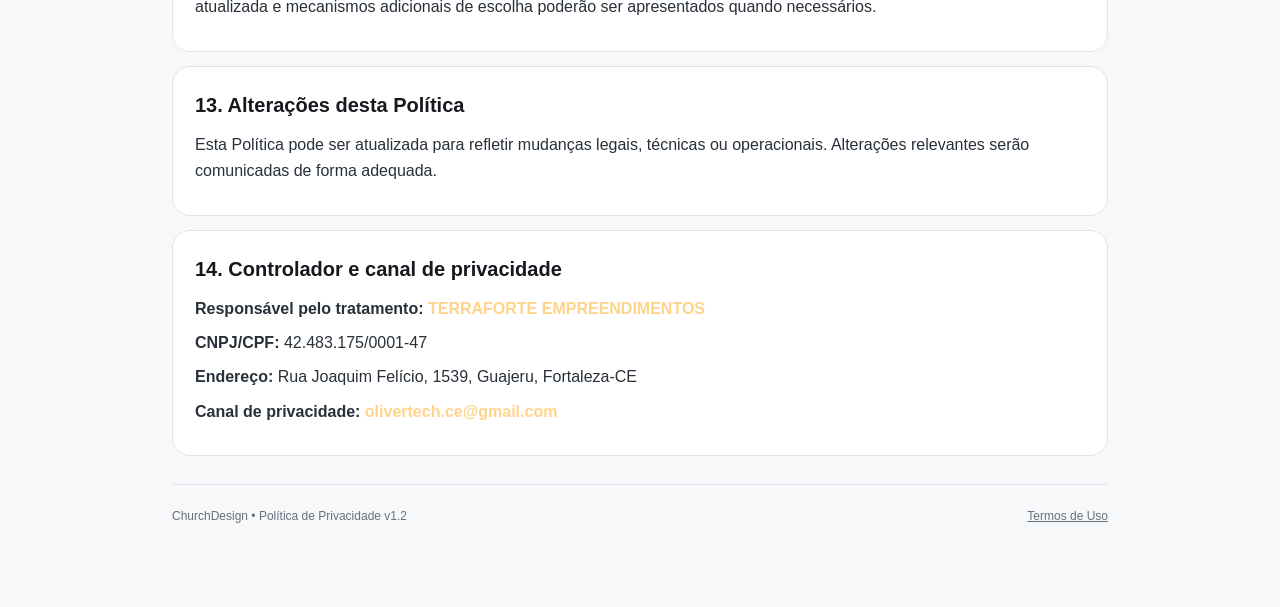
<file: politica-de-privacidade.html>
<!-- CHURCHDESIGN — política de privacidade v1.2 -->
<!doctype html>
<html lang="pt-BR">
<head>
<meta charset="utf-8"><meta name="viewport" content="width=device-width,initial-scale=1">
<title>Política de Privacidade — ChurchDesign</title>
<meta name="description" content="Política de Privacidade do ChurchDesign.">
<style>
:root{--bg:#0d0f12;--panel:#15181d;--panel2:#1b1f25;--text:#f5f7fa;--muted:#aab2bd;--line:#2a3038;--accent:#ff6a3d;--accent-soft:rgba(255,106,61,.12);--shadow:0 20px 60px rgba(0,0,0,.28)}
*{box-sizing:border-box}html{scroll-behavior:smooth}body{margin:0;background:var(--bg);color:var(--text);font-family:Inter,ui-sans-serif,-apple-system,BlinkMacSystemFont,"Segoe UI",sans-serif;line-height:1.65}
a{color:inherit}.shell{max-width:980px;margin:0 auto;padding:28px 22px 80px}.top{display:flex;justify-content:space-between;gap:18px;align-items:center;margin-bottom:30px}.brand{display:flex;gap:12px;align-items:center}.mark{width:42px;height:42px;border-radius:14px;display:grid;place-items:center;background:var(--accent);color:white;font-weight:900}.brand strong{display:block;font-size:15px}.brand small{display:block;color:var(--muted);font-size:11px;margin-top:2px}.back{font-size:12px;color:var(--muted);text-decoration:none;border:1px solid var(--line);padding:8px 11px;border-radius:10px}
.hero{padding:28px;border:1px solid var(--line);border-radius:22px;background:linear-gradient(145deg,var(--panel),var(--panel2));box-shadow:var(--shadow);margin-bottom:22px}.eyebrow{color:var(--accent);font-size:11px;font-weight:850;letter-spacing:.14em;text-transform:uppercase}h1{font-size:34px;line-height:1.08;margin:8px 0 12px}.lead{color:var(--muted);margin:0;max-width:760px}.meta{margin-top:14px;color:var(--muted);font-size:12px}.notice{margin:18px 0;padding:14px 16px;border:1px solid rgba(255,106,61,.35);background:var(--accent-soft);border-radius:14px;font-size:13px}
.card{border:1px solid var(--line);background:var(--panel);border-radius:18px;padding:22px;margin:14px 0}h2{font-size:20px;margin:0 0 10px}p{margin:8px 0;color:#e7ebf0}ul{padding-left:22px;margin:9px 0;color:#e7ebf0}li{margin:6px 0}.muted{color:var(--muted)}.footer{margin-top:28px;padding-top:22px;border-top:1px solid var(--line);display:flex;justify-content:space-between;gap:12px;flex-wrap:wrap;color:var(--muted);font-size:12px}.placeholder{color:#ffd38a;font-weight:750}
@media (prefers-color-scheme: light){:root{--bg:#f7f8fa;--panel:#fff;--panel2:#f2f4f7;--text:#15181d;--muted:#68717d;--line:#dfe4ea;--shadow:0 16px 42px rgba(22,31,45,.08)}p,ul{color:#28303a}.back{background:#fff}}
@media(max-width:650px){.hero{padding:22px}h1{font-size:28px}.shell{padding:20px 16px 60px}}
</style>
</head>
<body>
<main class="shell">
<div class="top"><div class="brand"><div class="mark">CD</div><div><strong>ChurchDesign</strong><small>Documentos legais</small></div></div><a class="back" href="/">Voltar ao ChurchDesign</a></div>

<section class="hero"><div class="eyebrow">Política de Privacidade</div><h1>Como tratamos seus dados</h1><p class="lead">Esta Política explica quais dados podem ser tratados pelo ChurchDesign, por que são necessários e quais direitos o usuário possui em relação às suas informações.</p><div class="meta">Versão 1.2 • Vigência a partir da publicação</div></section>

<section class="card"><h2>1. Quais dados podemos tratar</h2><ul><li>dados de cadastro, como nome, e-mail e identificadores da conta;</li><li>dados da igreja, como nome, endereço, logotipos, preferências e configurações;</li><li>arquivos enviados, como fotografias, referências, logos e elementos gráficos;</li><li>conteúdo informado pelo usuário para geração de artes;</li><li>artes geradas, histórico de operações e dados técnicos de uso;</li><li>informações relacionadas ao plano, assinatura, créditos e situação de pagamento;</li><li>logs de segurança, erros e registros necessários para funcionamento e prevenção de fraude.</li></ul></section>

<section class="card"><h2>2. Para que utilizamos esses dados</h2><ul><li>criar e manter a conta do usuário e o ambiente da igreja;</li><li>executar gerações, correções, adaptações e demais recursos solicitados;</li><li>armazenar biblioteca, preferências e histórico disponibilizados no produto;</li><li>administrar planos, créditos, pagamentos e suporte;</li><li>prevenir fraude, abuso e acessos indevidos;</li><li>diagnosticar erros e melhorar estabilidade, segurança e qualidade do serviço;</li><li>cumprir obrigações legais ou regulatórias.</li></ul></section>

<section class="card"><h2>3. Bases legais</h2><p>O tratamento será realizado conforme as bases legais previstas na Lei Geral de Proteção de Dados Pessoais (LGPD), especialmente quando necessário para execução do contrato, cumprimento de obrigação legal, exercício regular de direitos, proteção contra fraude e, quando aplicável, legítimo interesse ou consentimento.</p></section>

<section class="card"><h2>4. Inteligência artificial e processamento de arquivos</h2><p>Para executar determinadas funcionalidades, conteúdos enviados pelo usuário podem ser processados por provedores de tecnologia e inteligência artificial contratados pelo ChurchDesign.</p><p>O ChurchDesign busca limitar o compartilhamento ao necessário para executar a funcionalidade solicitada e proteger os dados conforme as obrigações aplicáveis.</p></section>

<section class="card"><h2>5. Compartilhamento com prestadores de serviço</h2><p>Dados podem ser tratados por fornecedores necessários ao funcionamento do ChurchDesign, como serviços de hospedagem, banco de dados, autenticação, inteligência artificial, processamento de pagamentos, segurança e infraestrutura.</p><p>Esses fornecedores recebem apenas os dados necessários para prestar suas respectivas funções e estão sujeitos às condições contratuais e legais aplicáveis.</p></section>

<section class="card"><h2>6. Pagamentos</h2><p>Pagamentos podem ser processados por uma plataforma de pagamentos terceirizada. O ChurchDesign pode receber e armazenar identificadores da cobrança, status do pagamento, plano contratado e informações necessárias para administrar a assinatura.</p><p>Dados completos de cartão, quando utilizados, são processados pelo provedor de pagamentos e não precisam ser armazenados diretamente pelo ChurchDesign.</p></section>

<section class="card"><h2>7. Transferências internacionais</h2><p>Alguns fornecedores de tecnologia podem armazenar ou processar dados fora do Brasil. Quando isso ocorrer, o ChurchDesign adotará os mecanismos e cuidados exigidos pela legislação aplicável para transferências internacionais de dados.</p></section>

<section class="card"><h2>8. Segurança e isolamento entre igrejas</h2><p>O ChurchDesign utiliza controles técnicos e administrativos para reduzir riscos de acesso não autorizado, alteração, perda ou divulgação indevida.</p><p>Os ambientes de igrejas e usuários são protegidos por mecanismos de autenticação e autorização. O acesso a dados administrativos é restrito a usuários com permissão específica.</p></section>

<section class="card"><h2>9. Retenção e exclusão</h2><p>Os dados são mantidos pelo tempo necessário para prestar o serviço, atender obrigações legais, prevenir fraude, resolver disputas e resguardar direitos.</p><p>Alguns registros podem permanecer armazenados após o encerramento da conta quando houver obrigação legal, necessidade de segurança, prevenção de fraude ou exercício regular de direitos.</p></section>

<section class="card"><h2>10. Direitos do titular</h2><p>Nos termos da LGPD, o titular pode solicitar, quando aplicável, confirmação da existência de tratamento, acesso, correção, informações sobre compartilhamento, portabilidade nos limites legais, eliminação de dados tratados com consentimento, revisão de decisões automatizadas e demais direitos previstos em lei.</p><p>As solicitações serão analisadas de acordo com a legislação e poderão exigir confirmação de identidade para proteção do próprio titular.</p></section>

<section class="card"><h2>11. Comunicações</h2><p>O ChurchDesign pode enviar mensagens necessárias ao funcionamento do serviço, como avisos de segurança, cobrança, alterações relevantes, suporte e informações operacionais.</p><p>Comunicações promocionais, quando existentes, poderão possuir mecanismos próprios de preferência ou descadastramento, conforme aplicável.</p></section>

<section class="card"><h2>12. Cookies e armazenamento local</h2><p>O ChurchDesign pode utilizar cookies, tokens de sessão e tecnologias semelhantes estritamente necessárias para autenticação, segurança, preferências e funcionamento do serviço.</p><p>Caso sejam adicionadas ferramentas de publicidade, rastreamento ou analytics não essenciais, esta Política poderá ser atualizada e mecanismos adicionais de escolha poderão ser apresentados quando necessários.</p></section>

<section class="card"><h2>13. Alterações desta Política</h2><p>Esta Política pode ser atualizada para refletir mudanças legais, técnicas ou operacionais. Alterações relevantes serão comunicadas de forma adequada.</p></section>

<section class="card"><h2>14. Controlador e canal de privacidade</h2><p><strong>Responsável pelo tratamento:</strong> <span class="placeholder">TERRAFORTE EMPREENDIMENTOS</span></p><p><strong>CNPJ/CPF:</strong> 42.483.175/0001-47</p><p><strong>Endereço:</strong> Rua Joaquim Felício, 1539, Guajeru, Fortaleza-CE</p><p><strong>Canal de privacidade:</strong> <span class="placeholder">olivertech.ce@gmail.com</span></p></section>

<footer class="footer"><span>ChurchDesign • Política de Privacidade v1.2</span><span><a href="/termos-de-uso.html">Termos de Uso</a></span></footer>
</main>
</body>
</html>
</file>
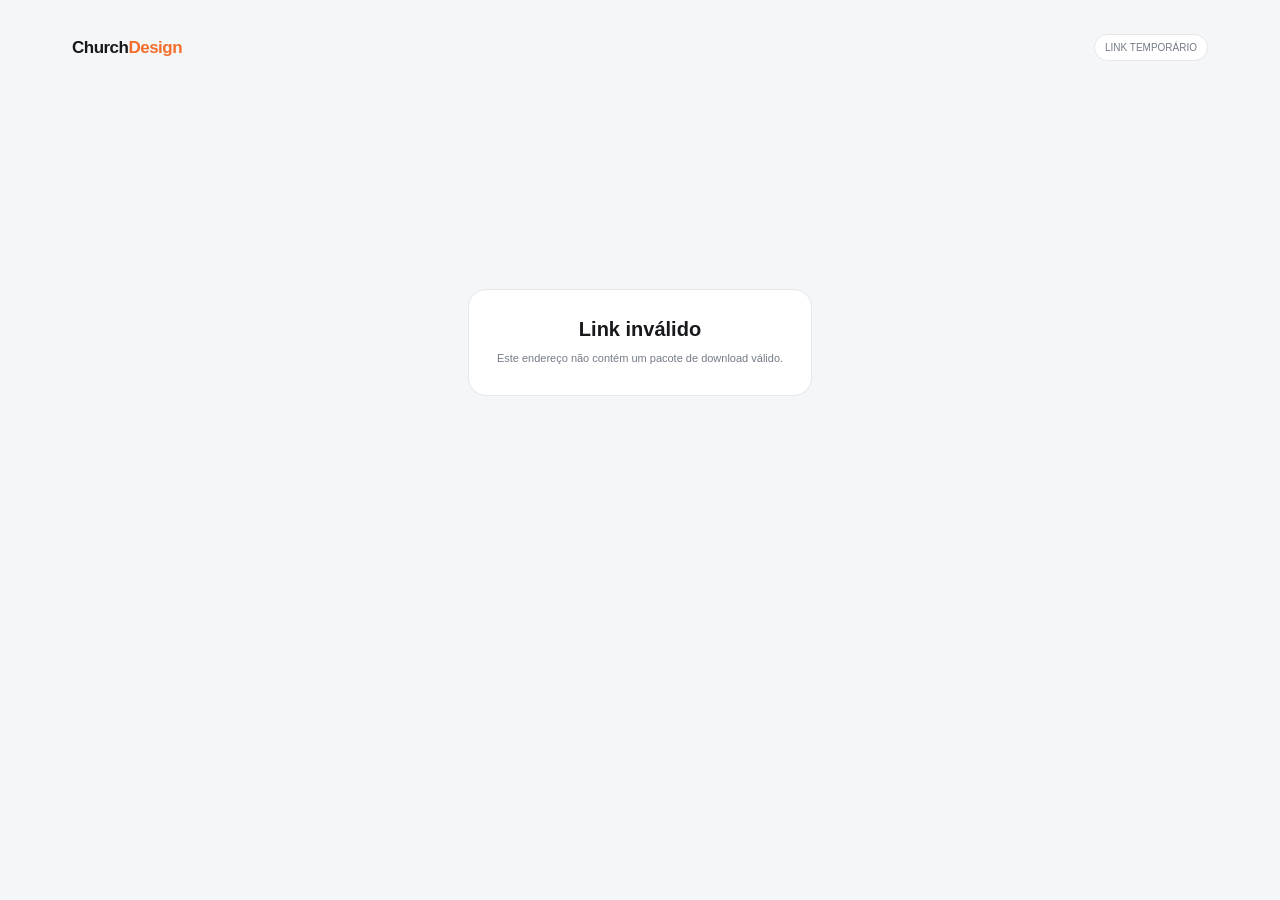
<file: share-page_v0.1.html>
<!-- CHURCHDESIGN — share-page v0.1 -->
<!doctype html>
<html lang="pt-BR">
<head>
  <meta charset="utf-8">
  <meta name="viewport" content="width=device-width,initial-scale=1,viewport-fit=cover">
  <meta name="color-scheme" content="light">
  <title>Pacote de artes • ChurchDesign</title>
  <style>
    :root{--bg:#f5f6f8;--card:#fff;--text:#17191d;--muted:#747b86;--line:#e4e7eb;--accent:#f36f2b;--accent2:#ff955d;--good:#1d9b5c}
    *{box-sizing:border-box}body{margin:0;background:var(--bg);color:var(--text);font-family:Inter,ui-sans-serif,-apple-system,BlinkMacSystemFont,"Segoe UI",sans-serif}
    button,a{font:inherit}.shell{max-width:1180px;margin:0 auto;padding:34px 22px 70px}
    .top{display:flex;justify-content:space-between;align-items:center;gap:20px;margin-bottom:34px}.brand{font-size:17px;font-weight:900;letter-spacing:-.03em}.brand span{color:var(--accent)}
    .secure{font-size:10px;color:var(--muted);padding:7px 10px;border:1px solid var(--line);border-radius:99px;background:#fff}
    .hero{display:grid;grid-template-columns:minmax(0,1fr) auto;gap:24px;align-items:end;margin-bottom:24px}.church{display:flex;align-items:center;gap:13px;margin-bottom:18px}.avatar{width:48px;height:48px;border-radius:50%;overflow:hidden;display:grid;place-items:center;background:#eceff2;border:1px solid var(--line);font-weight:900}.avatar img{width:100%;height:100%;object-fit:cover}
    .church strong{display:block;font-size:12px}.church small{display:block;margin-top:3px;color:var(--muted);font-size:10px}.hero h1{font-size:clamp(28px,5vw,52px);line-height:.98;letter-spacing:-.045em;margin:0;max-width:760px}.hero p{margin:13px 0 0;color:var(--muted);font-size:13px;line-height:1.55}
    .download-all{height:44px;border:0;border-radius:11px;padding:0 16px;background:#17191d;color:#fff;font-weight:800;font-size:11px;cursor:pointer;white-space:nowrap}.download-all:hover{transform:translateY(-1px)}
    .notice{display:flex;justify-content:space-between;gap:14px;align-items:center;padding:11px 13px;border:1px solid var(--line);border-radius:12px;background:#fff;margin-bottom:22px;color:var(--muted);font-size:10.5px}
    .grid{columns:3 270px;column-gap:16px}.art{break-inside:avoid;margin:0 0 16px;background:#fff;border:1px solid var(--line);border-radius:16px;overflow:hidden;box-shadow:0 8px 24px rgba(27,34,43,.045)}.art img{display:block;width:100%;height:auto;background:#eceff2}.meta{display:flex;justify-content:space-between;gap:12px;align-items:center;padding:11px 12px}.meta strong{display:block;font-size:10.5px}.meta small{display:block;margin-top:3px;color:var(--muted);font-size:8.5px}.download-one{height:31px;padding:0 10px;border:1px solid var(--line);border-radius:8px;background:#f9fafb;color:#202328;font-size:8.5px;font-weight:800;cursor:pointer}.download-one:hover{border-color:#cdd2d8;background:#fff}
    .footer{margin-top:34px;padding-top:20px;border-top:1px solid var(--line);display:flex;justify-content:space-between;gap:16px;color:var(--muted);font-size:9px}.footer strong{color:#3b4048}
    .state{min-height:55vh;display:grid;place-items:center;text-align:center}.state-card{max-width:480px;padding:28px;border:1px solid var(--line);border-radius:18px;background:#fff}.state-card h2{margin:0;font-size:20px}.state-card p{margin:9px 0 0;color:var(--muted);font-size:11px;line-height:1.55}
    .spinner{width:26px;height:26px;border-radius:50%;border:3px solid #e6e9ed;border-top-color:var(--accent);animation:spin .8s linear infinite;margin:0 auto 14px}@keyframes spin{to{transform:rotate(360deg)}}
    @media(max-width:760px){.shell{padding:22px 14px 50px}.top{margin-bottom:26px}.hero{grid-template-columns:1fr;align-items:start}.download-all{width:100%}.grid{columns:1}.art{margin-bottom:14px}.notice{align-items:flex-start;flex-direction:column}.footer{flex-direction:column}.hero h1{font-size:34px}}
  </style>
</head>
<body>
  <main class="shell">
    <div class="top"><div class="brand">Church<span>Design</span></div><div class="secure">LINK TEMPORÁRIO</div></div>
    <div id="app"><div class="state"><div><div class="spinner"></div><span style="font-size:11px;color:var(--muted)">Carregando pacote...</span></div></div></div>
  </main>
  <script>
    const app=document.querySelector('#app');
    const esc=s=>String(s??'').replace(/[&<>"']/g,m=>({'&':'&amp;','<':'&lt;','>':'&gt;','"':'&quot;',"'":'&#39;'}[m]));
    const formatDate=v=>{try{return new Intl.DateTimeFormat('pt-BR',{dateStyle:'medium',timeStyle:'short'}).format(new Date(v))}catch{return''}};
    const safeName=s=>String(s||'arte').normalize('NFD').replace(/[\u0300-\u036f]/g,'').replace(/[^a-zA-Z0-9._-]+/g,'-').replace(/^-+|-+$/g,'').slice(0,90)||'arte';
    async function forceDownload(url,name){
      try{
        const r=await fetch(url,{mode:'cors'});if(!r.ok)throw new Error('download');
        const blob=await r.blob(),a=document.createElement('a');a.href=URL.createObjectURL(blob);a.download=name;a.style.display='none';document.body.appendChild(a);a.click();setTimeout(()=>{URL.revokeObjectURL(a.href);a.remove()},1200);
      }catch{window.open(url,'_blank','noopener')}
    }
    async function load(){
      const token=new URLSearchParams(location.search).get('token')||'';
      if(!token){return error('Link inválido','Este endereço não contém um pacote de download válido.')}
      try{
        const r=await fetch(`/api/share?token=${encodeURIComponent(token)}`,{cache:'no-store'}),d=await r.json().catch(()=>({}));
        if(!r.ok)throw new Error(d.error||'Não foi possível abrir este pacote.');
        document.title=`${d.title||'Pacote de artes'} • ChurchDesign`;
        const initial=esc((d.church?.name||'I').trim().charAt(0).toUpperCase());
        app.innerHTML=`<section class="hero">
          <div>
            <div class="church"><div class="avatar">${d.church?.profileLogoUrl?`<img src="${esc(d.church.profileLogoUrl)}" alt="">`:initial}</div><div><strong>${esc(d.church?.name||'Igreja')}</strong><small>Compartilhado pelo ChurchDesign</small></div></div>
            <h1>${esc(d.title||'Pacote de artes')}</h1>
            <p>Baixe as artes deste pacote em alta resolução. Os arquivos originais permanecem armazenados na Galeria da igreja.</p>
          </div>
          <button class="download-all" id="downloadAll">↓ Baixar todas</button>
        </section>
        <div class="notice"><span>${d.items.length} arquivo${d.items.length===1?'':'s'} disponível${d.items.length===1?'':'is'}</span><span>Link válido até ${esc(formatDate(d.expiresAt))}</span></div>
        <section class="grid">${d.items.map((x,i)=>`<article class="art"><img src="${esc(x.url)}" alt="${esc(x.label)}" loading="${i<2?'eager':'lazy'}"><div class="meta"><div><strong>${esc(x.label||x.projectName||'Arte')}</strong><small>${esc(x.formatLabel||x.format||'Arquivo')}</small></div><button class="download-one" data-download="${i}">↓ Baixar</button></div></article>`).join('')}</section>
        <footer class="footer"><span>Pacote criado no <strong>ChurchDesign</strong></span><span>O acesso é encerrado automaticamente após a validade do link.</span></footer>`;
        document.querySelectorAll('[data-download]').forEach(b=>b.onclick=()=>{const x=d.items[Number(b.dataset.download)];forceDownload(x.url,`ChurchDesign-${safeName(x.label||x.projectName||'arte')}.png`)});
        document.querySelector('#downloadAll').onclick=async()=>{for(let i=0;i<d.items.length;i++){const x=d.items[i];await forceDownload(x.url,`ChurchDesign-${String(i+1).padStart(2,'0')}-${safeName(x.label||x.projectName||'arte')}.png`);await new Promise(r=>setTimeout(r,350))}};
      }catch(e){error(e.message.includes('expir')?'Link expirado':'Não foi possível abrir',e.message)}
    }
    function error(title,message){app.innerHTML=`<div class="state"><div class="state-card"><h2>${esc(title)}</h2><p>${esc(message)}</p></div></div>`}
    load();
  </script>
</body>
</html>
</file>
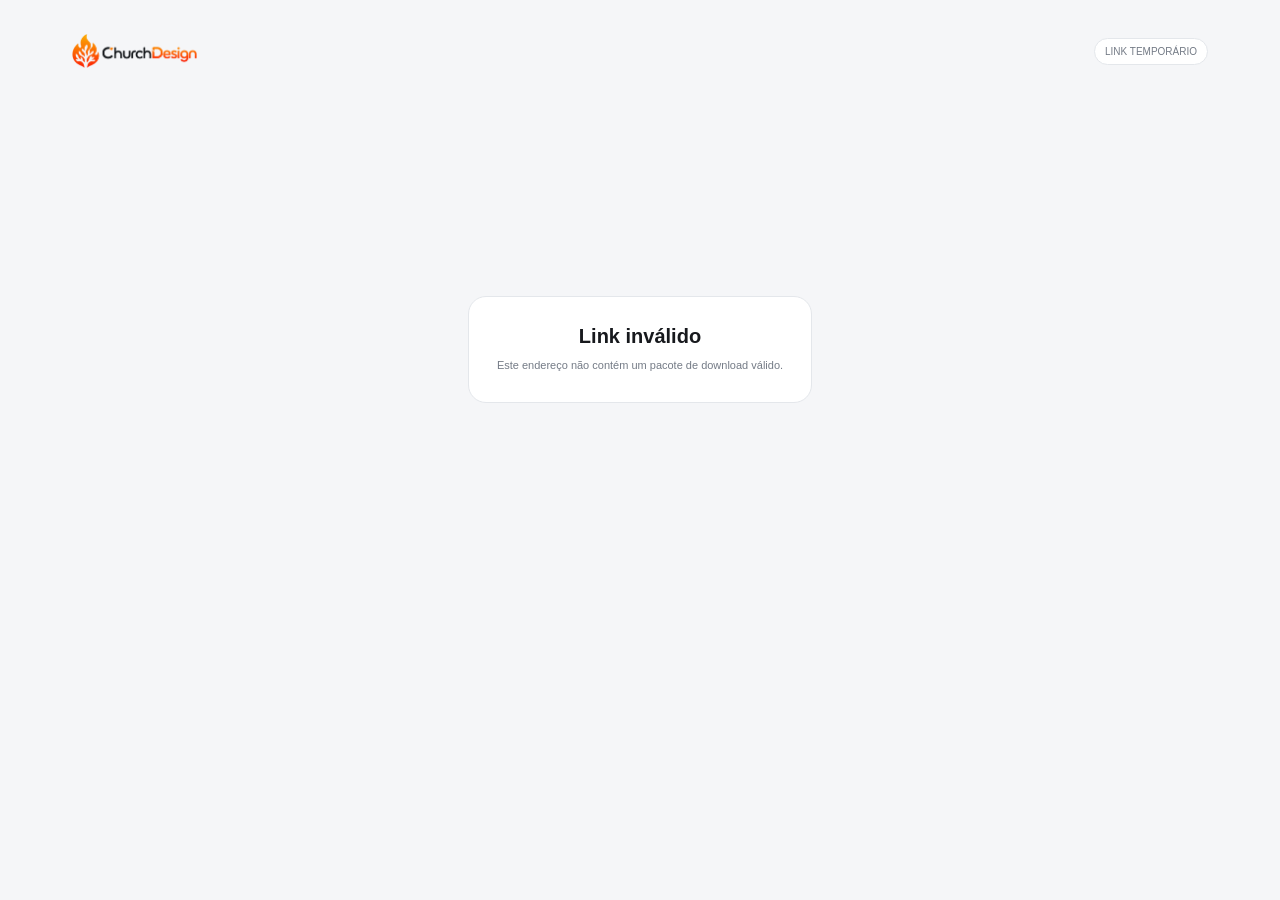
<file: share.html>
<!-- CHURCHDESIGN — share-page v0.3 -->
<!doctype html>
<html lang="pt-BR">
<head>
  <meta charset="utf-8">
  <meta name="viewport" content="width=device-width,initial-scale=1,viewport-fit=cover">
  <meta name="color-scheme" content="light">
  <title>Pacote de artes • ChurchDesign</title>
  <style>
    :root{--bg:#f5f6f8;--card:#fff;--text:#17191d;--muted:#747b86;--line:#e4e7eb;--accent:#f36f2b;--accent2:#ff955d;--good:#1d9b5c}
    *{box-sizing:border-box}body{margin:0;background:var(--bg);color:var(--text);font-family:Inter,ui-sans-serif,-apple-system,BlinkMacSystemFont,"Segoe UI",sans-serif}
    button,a{font:inherit}.shell{max-width:1180px;margin:0 auto;padding:34px 22px 70px}
    .top{display:flex;justify-content:space-between;align-items:center;gap:20px;margin-bottom:34px}.brand{display:flex;align-items:center;height:34px}.brand img{display:block;max-width:190px;max-height:34px;width:auto;height:auto}.brand-fallback{display:none;font-size:17px;font-weight:900;letter-spacing:-.03em;color:var(--text)}
    .secure{font-size:10px;color:var(--muted);padding:7px 10px;border:1px solid var(--line);border-radius:99px;background:#fff}
    .hero{display:grid;grid-template-columns:minmax(0,1fr) auto;gap:24px;align-items:end;margin-bottom:24px}.church{display:flex;align-items:center;gap:13px;margin-bottom:18px}.avatar{width:48px;height:48px;border-radius:50%;overflow:hidden;display:grid;place-items:center;background:#eceff2;border:1px solid var(--line);font-weight:900}.avatar img{width:100%;height:100%;object-fit:cover}
    .church strong{display:block;font-size:12px}.church small{display:block;margin-top:3px;color:var(--muted);font-size:10px}.hero h1{font-size:clamp(28px,5vw,52px);line-height:.98;letter-spacing:-.045em;margin:0;max-width:760px}.hero p{margin:13px 0 0;color:var(--muted);font-size:13px;line-height:1.55}
    .download-all{height:44px;border:0;border-radius:11px;padding:0 16px;background:#17191d;color:#fff;font-weight:800;font-size:11px;cursor:pointer;white-space:nowrap}.download-all:hover{transform:translateY(-1px)}
    .notice{display:flex;justify-content:space-between;gap:14px;align-items:center;padding:11px 13px;border:1px solid var(--line);border-radius:12px;background:#fff;margin-bottom:22px;color:var(--muted);font-size:10.5px}
    .grid{columns:3 270px;column-gap:16px}.art{break-inside:avoid;margin:0 0 16px;background:#fff;border:1px solid var(--line);border-radius:16px;overflow:hidden;box-shadow:0 8px 24px rgba(27,34,43,.045)}.art img{display:block;width:100%;height:auto;background:#eceff2}.meta{display:flex;justify-content:space-between;gap:12px;align-items:center;padding:11px 12px}.meta strong{display:block;font-size:10.5px}.meta small{display:block;margin-top:3px;color:var(--muted);font-size:8.5px}.download-one{height:31px;padding:0 10px;border:1px solid var(--line);border-radius:8px;background:#f9fafb;color:#202328;font-size:8.5px;font-weight:800;cursor:pointer}.download-one:hover{border-color:#cdd2d8;background:#fff}
    .footer{margin-top:34px;padding-top:20px;border-top:1px solid var(--line);display:flex;justify-content:space-between;gap:16px;color:var(--muted);font-size:9px}.footer strong{color:#3b4048}
    .state{min-height:55vh;display:grid;place-items:center;text-align:center}.state-card{max-width:480px;padding:28px;border:1px solid var(--line);border-radius:18px;background:#fff}.state-card h2{margin:0;font-size:20px}.state-card p{margin:9px 0 0;color:var(--muted);font-size:11px;line-height:1.55}
    .spinner{width:26px;height:26px;border-radius:50%;border:3px solid #e6e9ed;border-top-color:var(--accent);animation:spin .8s linear infinite;margin:0 auto 14px}@keyframes spin{to{transform:rotate(360deg)}}
    @media(max-width:760px){.shell{padding:22px 14px 50px}.top{margin-bottom:26px}.hero{grid-template-columns:1fr;align-items:start}.download-all{width:100%}.grid{columns:1}.art{margin-bottom:14px}.notice{align-items:flex-start;flex-direction:column}.footer{flex-direction:column}.hero h1{font-size:34px}}
  </style>
</head>
<body>
  <main class="shell">
    <div class="top"><div class="brand"><img src="/churchdesign-logo-light.png" alt="ChurchDesign" onerror="this.style.display='none';this.nextElementSibling.style.display='inline'"><span class="brand-fallback">ChurchDesign</span></div><div class="secure">LINK TEMPORÁRIO</div></div>
    <div id="app"><div class="state"><div><div class="spinner"></div><span style="font-size:11px;color:var(--muted)">Carregando pacote...</span></div></div></div>
  </main>
  <script>
    const app=document.querySelector('#app');
    const esc=s=>String(s??'').replace(/[&<>"']/g,m=>({'&':'&amp;','<':'&lt;','>':'&gt;','"':'&quot;',"'":'&#39;'}[m]));
    const formatDate=v=>{try{return new Intl.DateTimeFormat('pt-BR',{dateStyle:'medium',timeStyle:'short'}).format(new Date(v))}catch{return''}};
    const safeName=s=>String(s||'arte').normalize('NFD').replace(/[\u0300-\u036f]/g,'').replace(/[^a-zA-Z0-9._-]+/g,'-').replace(/^-+|-+$/g,'').slice(0,90)||'arte';
    async function forceDownload(url,name){
      try{
        const r=await fetch(url,{mode:'cors'});if(!r.ok)throw new Error('download');
        const blob=await r.blob(),a=document.createElement('a');a.href=URL.createObjectURL(blob);a.download=name;a.style.display='none';document.body.appendChild(a);a.click();setTimeout(()=>{URL.revokeObjectURL(a.href);a.remove()},1200);
      }catch{window.open(url,'_blank','noopener')}
    }
    async function load(){
      const token=new URLSearchParams(location.search).get('token')||'';
      if(!token){return error('Link inválido','Este endereço não contém um pacote de download válido.')}
      try{
        const r=await fetch(`/api/share?token=${encodeURIComponent(token)}`,{cache:'no-store'}),d=await r.json().catch(()=>({}));
        if(!r.ok)throw new Error(d.error||'Não foi possível abrir este pacote.');
        document.title=`${d.title||'Pacote de artes'} • ChurchDesign`;
        const initial=esc((d.church?.name||'I').trim().charAt(0).toUpperCase());
        app.innerHTML=`<section class="hero">
          <div>
            <div class="church"><div class="avatar">${d.church?.profileLogoUrl?`<img src="${esc(d.church.profileLogoUrl)}" alt="">`:initial}</div><div><strong>${esc(d.church?.name||'Igreja')}</strong><small>Compartilhado pelo ChurchDesign</small></div></div>
            <h1>${esc(d.title||'Pacote de artes')}</h1>
            <p>Baixe as artes deste pacote em alta resolução. Os arquivos originais permanecem armazenados na Galeria da igreja.</p>
          </div>
          <button class="download-all" id="downloadAll">↓ Baixar todas</button>
        </section>
        <div class="notice"><span>${d.items.length} arquivo${d.items.length===1?'':'s'} disponível${d.items.length===1?'':'is'}</span><span>Link válido até ${esc(formatDate(d.expiresAt))}</span></div>
        <section class="grid">${d.items.map((x,i)=>`<article class="art"><img src="${esc(x.url)}" alt="${esc(x.label)}" loading="${i<2?'eager':'lazy'}"><div class="meta"><div><strong>${esc(x.label||x.projectName||'Arte')}</strong><small>${esc(x.formatLabel||x.format||'Arquivo')}</small></div><button class="download-one" data-download="${i}">↓ Baixar</button></div></article>`).join('')}</section>
        <footer class="footer"><span>Pacote criado no <strong>ChurchDesign</strong></span><span>O acesso é encerrado automaticamente após a validade do link.</span></footer>`;
        document.querySelectorAll('[data-download]').forEach(b=>b.onclick=()=>{const x=d.items[Number(b.dataset.download)];forceDownload(x.url,`ChurchDesign-${safeName(x.label||x.projectName||'arte')}.png`)});
        document.querySelector('#downloadAll').onclick=async()=>{for(let i=0;i<d.items.length;i++){const x=d.items[i];await forceDownload(x.url,`ChurchDesign-${String(i+1).padStart(2,'0')}-${safeName(x.label||x.projectName||'arte')}.png`);await new Promise(r=>setTimeout(r,350))}};
      }catch(e){error(e.message.includes('expir')?'Link expirado':'Não foi possível abrir',e.message)}
    }
    function error(title,message){app.innerHTML=`<div class="state"><div class="state-card"><h2>${esc(title)}</h2><p>${esc(message)}</p></div></div>`}
    load();
  </script>
</body>
</html>
</file>
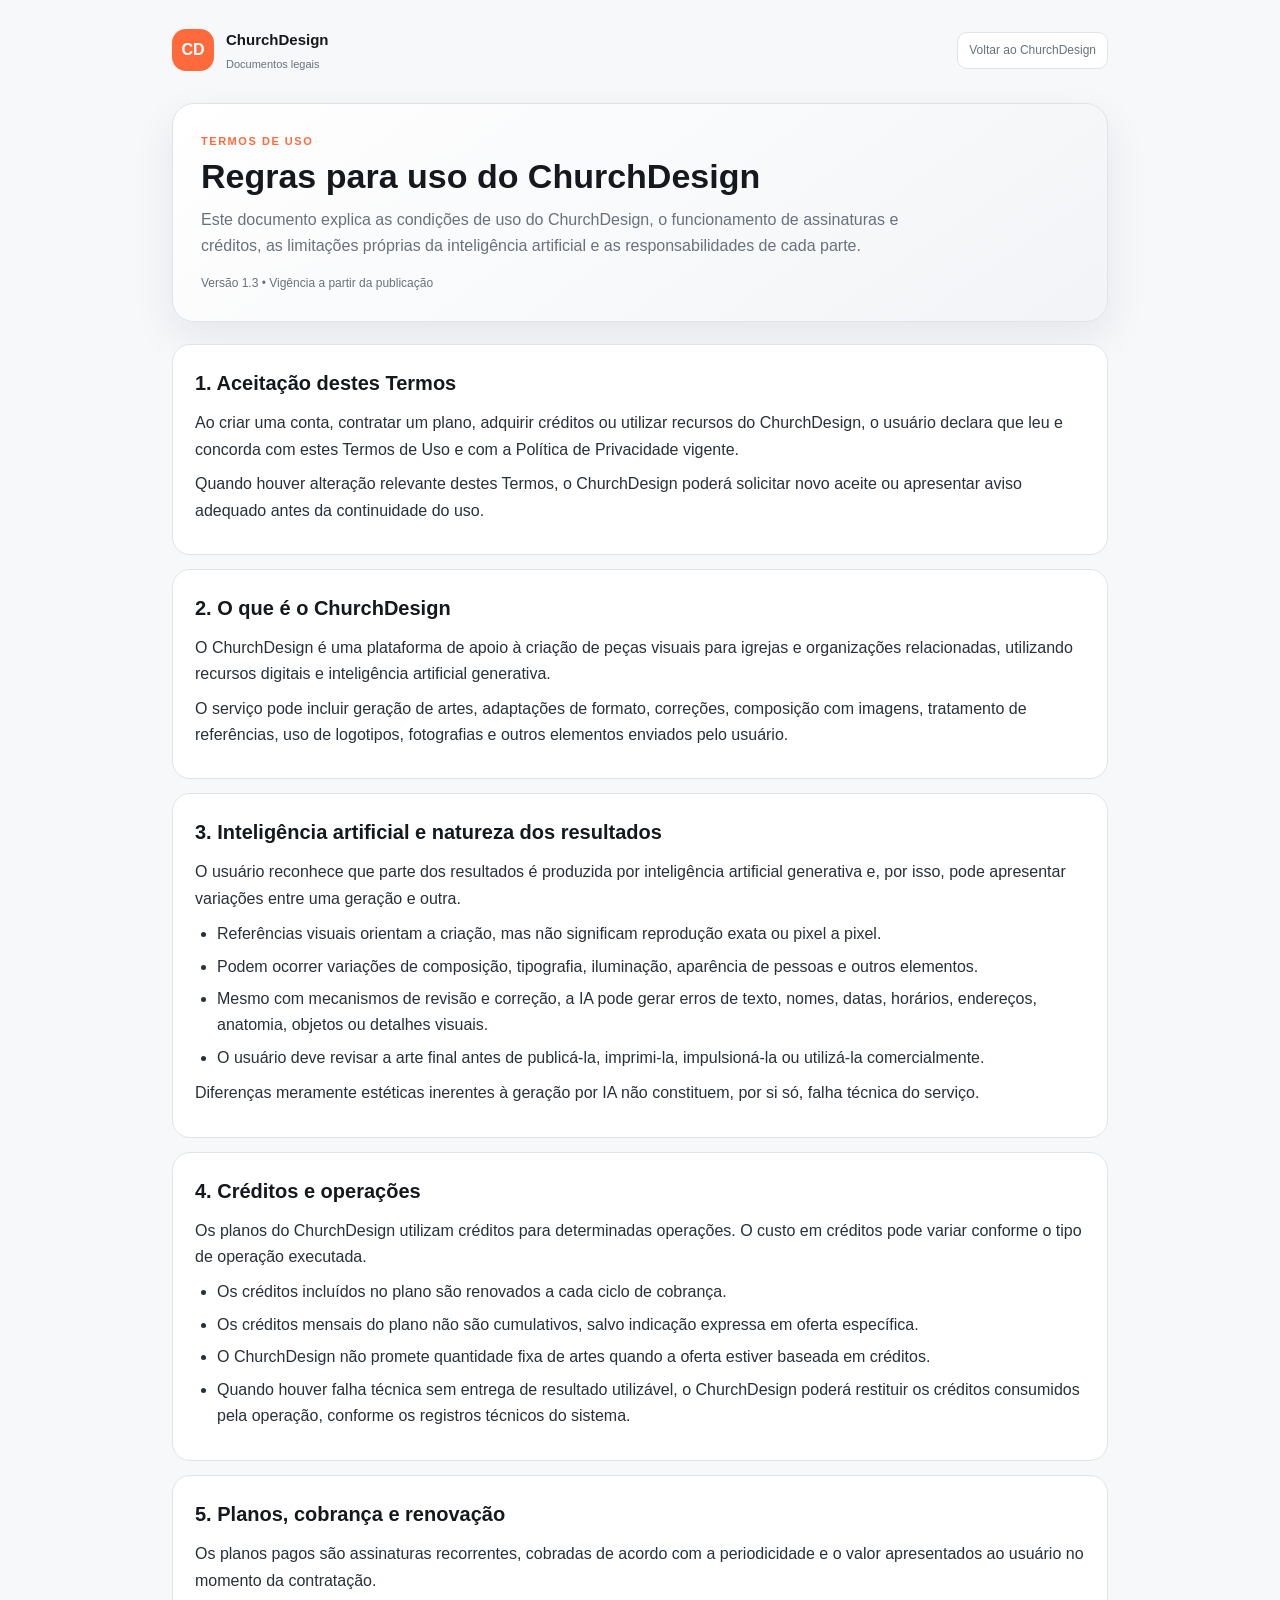
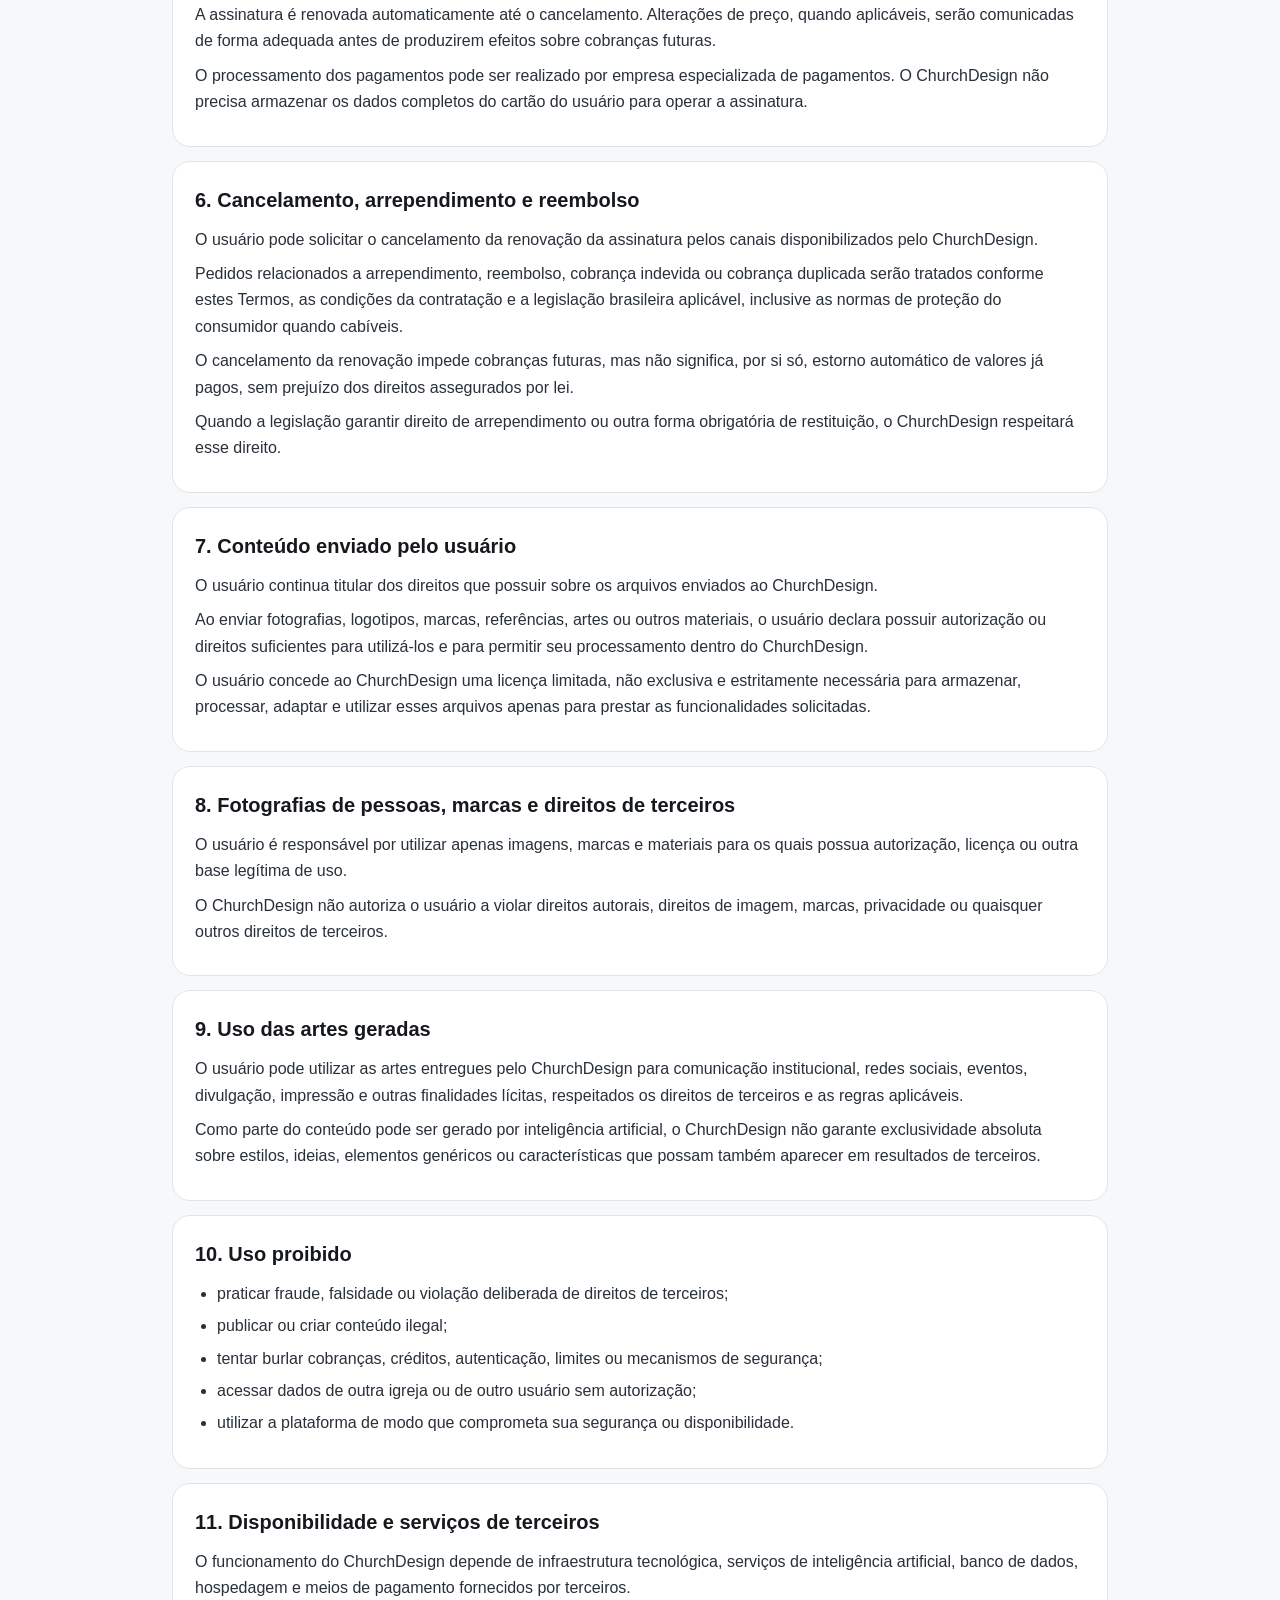
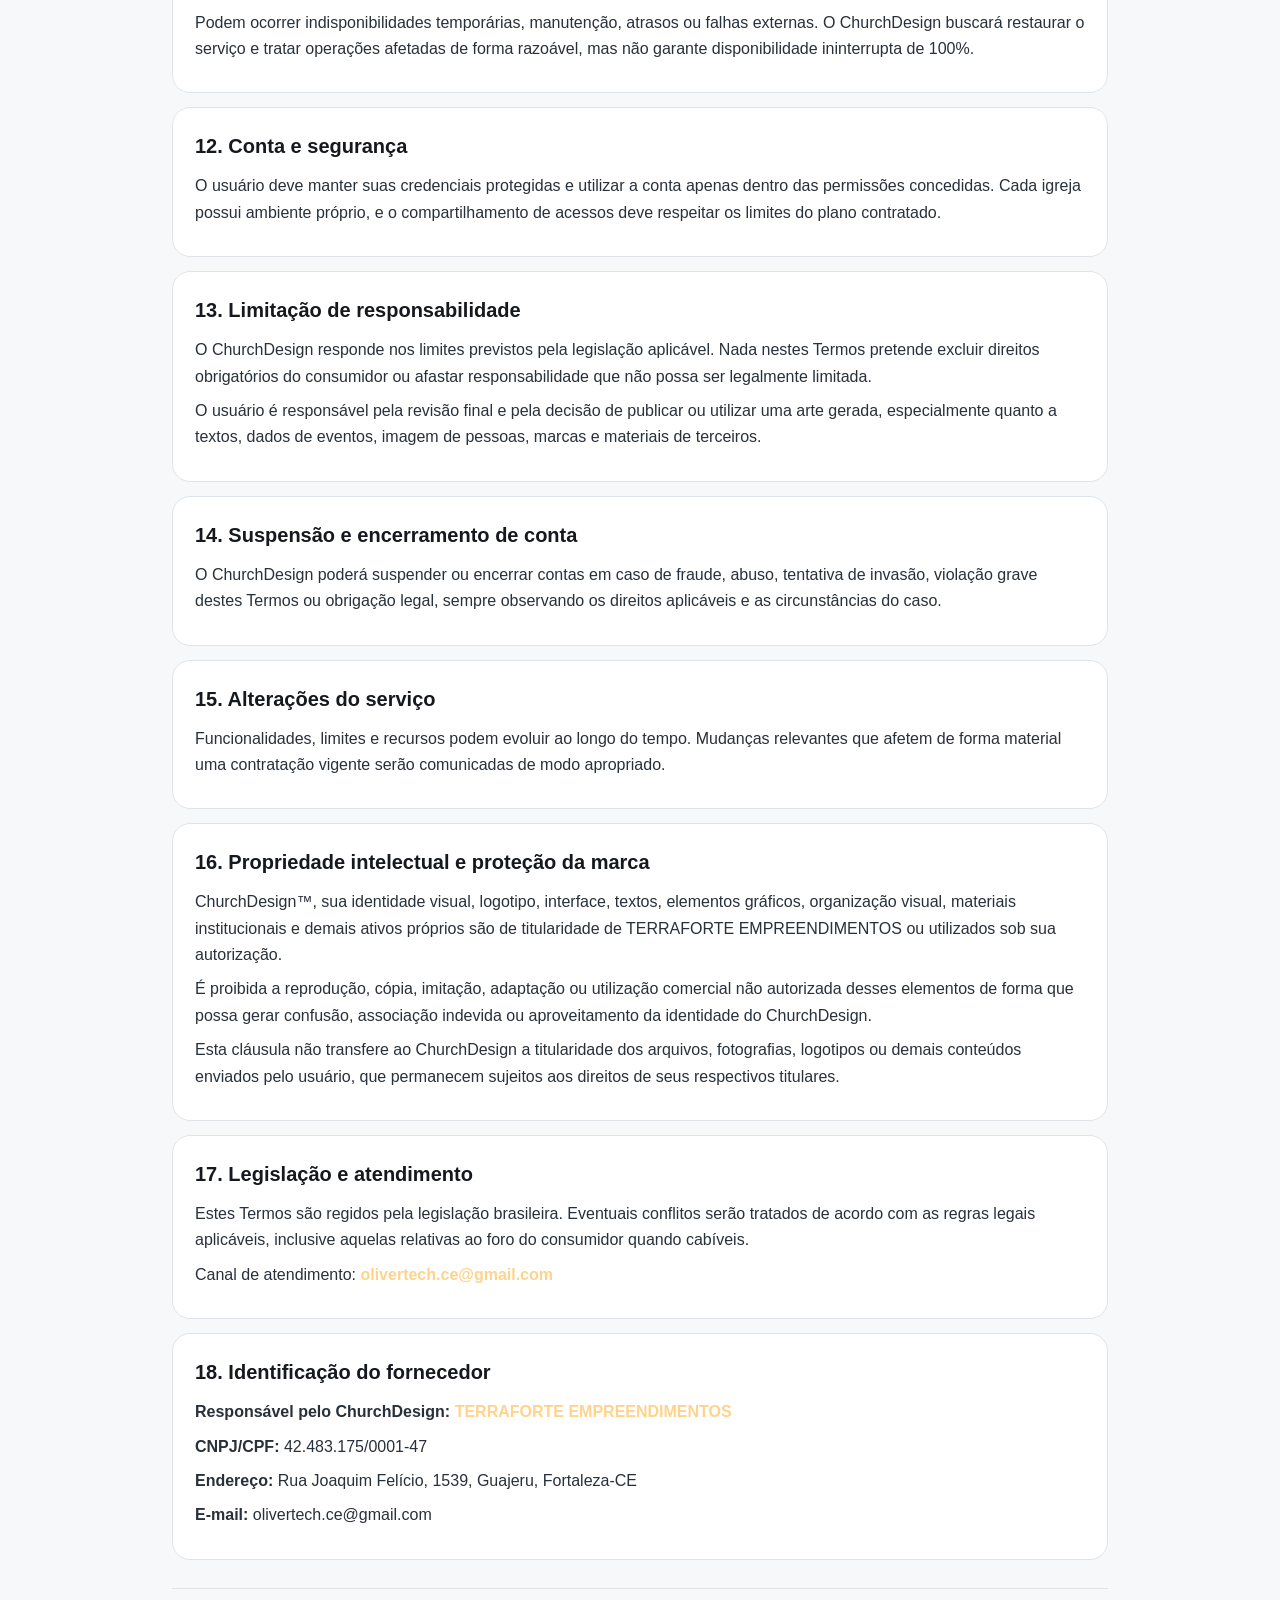
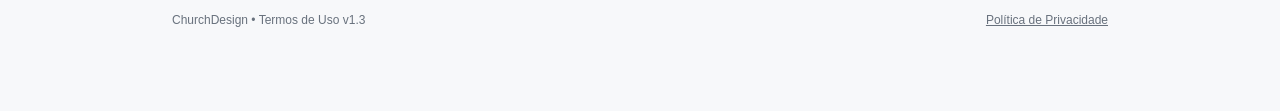
<file: termos-de-uso.html>
<!-- CHURCHDESIGN — termos de uso v1.3 -->
<!doctype html>
<html lang="pt-BR">
<head>
<meta charset="utf-8"><meta name="viewport" content="width=device-width,initial-scale=1">
<title>Termos de Uso — ChurchDesign</title>
<meta name="description" content="Termos de Uso do ChurchDesign.">
<style>
:root{--bg:#0d0f12;--panel:#15181d;--panel2:#1b1f25;--text:#f5f7fa;--muted:#aab2bd;--line:#2a3038;--accent:#ff6a3d;--accent-soft:rgba(255,106,61,.12);--shadow:0 20px 60px rgba(0,0,0,.28)}
*{box-sizing:border-box}html{scroll-behavior:smooth}body{margin:0;background:var(--bg);color:var(--text);font-family:Inter,ui-sans-serif,-apple-system,BlinkMacSystemFont,"Segoe UI",sans-serif;line-height:1.65}
a{color:inherit}.shell{max-width:980px;margin:0 auto;padding:28px 22px 80px}.top{display:flex;justify-content:space-between;gap:18px;align-items:center;margin-bottom:30px}.brand{display:flex;gap:12px;align-items:center}.mark{width:42px;height:42px;border-radius:14px;display:grid;place-items:center;background:var(--accent);color:white;font-weight:900}.brand strong{display:block;font-size:15px}.brand small{display:block;color:var(--muted);font-size:11px;margin-top:2px}.back{font-size:12px;color:var(--muted);text-decoration:none;border:1px solid var(--line);padding:8px 11px;border-radius:10px}
.hero{padding:28px;border:1px solid var(--line);border-radius:22px;background:linear-gradient(145deg,var(--panel),var(--panel2));box-shadow:var(--shadow);margin-bottom:22px}.eyebrow{color:var(--accent);font-size:11px;font-weight:850;letter-spacing:.14em;text-transform:uppercase}h1{font-size:34px;line-height:1.08;margin:8px 0 12px}.lead{color:var(--muted);margin:0;max-width:760px}.meta{margin-top:14px;color:var(--muted);font-size:12px}.notice{margin:18px 0;padding:14px 16px;border:1px solid rgba(255,106,61,.35);background:var(--accent-soft);border-radius:14px;font-size:13px}
.card{border:1px solid var(--line);background:var(--panel);border-radius:18px;padding:22px;margin:14px 0}h2{font-size:20px;margin:0 0 10px}p{margin:8px 0;color:#e7ebf0}ul{padding-left:22px;margin:9px 0;color:#e7ebf0}li{margin:6px 0}.muted{color:var(--muted)}.footer{margin-top:28px;padding-top:22px;border-top:1px solid var(--line);display:flex;justify-content:space-between;gap:12px;flex-wrap:wrap;color:var(--muted);font-size:12px}.placeholder{color:#ffd38a;font-weight:750}
@media (prefers-color-scheme: light){:root{--bg:#f7f8fa;--panel:#fff;--panel2:#f2f4f7;--text:#15181d;--muted:#68717d;--line:#dfe4ea;--shadow:0 16px 42px rgba(22,31,45,.08)}p,ul{color:#28303a}.back{background:#fff}}
@media(max-width:650px){.hero{padding:22px}h1{font-size:28px}.shell{padding:20px 16px 60px}}
</style>
</head>
<body>
<main class="shell">
<div class="top"><div class="brand"><div class="mark">CD</div><div><strong>ChurchDesign</strong><small>Documentos legais</small></div></div><a class="back" href="/">Voltar ao ChurchDesign</a></div>

<section class="hero"><div class="eyebrow">Termos de Uso</div><h1>Regras para uso do ChurchDesign</h1><p class="lead">Este documento explica as condições de uso do ChurchDesign, o funcionamento de assinaturas e créditos, as limitações próprias da inteligência artificial e as responsabilidades de cada parte.</p><div class="meta">Versão 1.3 • Vigência a partir da publicação</div></section>

<section class="card"><h2>1. Aceitação destes Termos</h2><p>Ao criar uma conta, contratar um plano, adquirir créditos ou utilizar recursos do ChurchDesign, o usuário declara que leu e concorda com estes Termos de Uso e com a Política de Privacidade vigente.</p><p>Quando houver alteração relevante destes Termos, o ChurchDesign poderá solicitar novo aceite ou apresentar aviso adequado antes da continuidade do uso.</p></section>

<section class="card"><h2>2. O que é o ChurchDesign</h2><p>O ChurchDesign é uma plataforma de apoio à criação de peças visuais para igrejas e organizações relacionadas, utilizando recursos digitais e inteligência artificial generativa.</p><p>O serviço pode incluir geração de artes, adaptações de formato, correções, composição com imagens, tratamento de referências, uso de logotipos, fotografias e outros elementos enviados pelo usuário.</p></section>

<section class="card"><h2>3. Inteligência artificial e natureza dos resultados</h2><p>O usuário reconhece que parte dos resultados é produzida por inteligência artificial generativa e, por isso, pode apresentar variações entre uma geração e outra.</p><ul><li>Referências visuais orientam a criação, mas não significam reprodução exata ou pixel a pixel.</li><li>Podem ocorrer variações de composição, tipografia, iluminação, aparência de pessoas e outros elementos.</li><li>Mesmo com mecanismos de revisão e correção, a IA pode gerar erros de texto, nomes, datas, horários, endereços, anatomia, objetos ou detalhes visuais.</li><li>O usuário deve revisar a arte final antes de publicá-la, imprimi-la, impulsioná-la ou utilizá-la comercialmente.</li></ul><p>Diferenças meramente estéticas inerentes à geração por IA não constituem, por si só, falha técnica do serviço.</p></section>

<section class="card"><h2>4. Créditos e operações</h2><p>Os planos do ChurchDesign utilizam créditos para determinadas operações. O custo em créditos pode variar conforme o tipo de operação executada.</p><ul><li>Os créditos incluídos no plano são renovados a cada ciclo de cobrança.</li><li>Os créditos mensais do plano não são cumulativos, salvo indicação expressa em oferta específica.</li><li>O ChurchDesign não promete quantidade fixa de artes quando a oferta estiver baseada em créditos.</li><li>Quando houver falha técnica sem entrega de resultado utilizável, o ChurchDesign poderá restituir os créditos consumidos pela operação, conforme os registros técnicos do sistema.</li></ul></section>

<section class="card"><h2>5. Planos, cobrança e renovação</h2><p>Os planos pagos são assinaturas recorrentes, cobradas de acordo com a periodicidade e o valor apresentados ao usuário no momento da contratação.</p><p>A assinatura é renovada automaticamente até o cancelamento. Alterações de preço, quando aplicáveis, serão comunicadas de forma adequada antes de produzirem efeitos sobre cobranças futuras.</p><p>O processamento dos pagamentos pode ser realizado por empresa especializada de pagamentos. O ChurchDesign não precisa armazenar os dados completos do cartão do usuário para operar a assinatura.</p></section>

<section class="card"><h2>6. Cancelamento, arrependimento e reembolso</h2><p>O usuário pode solicitar o cancelamento da renovação da assinatura pelos canais disponibilizados pelo ChurchDesign.</p><p>Pedidos relacionados a arrependimento, reembolso, cobrança indevida ou cobrança duplicada serão tratados conforme estes Termos, as condições da contratação e a legislação brasileira aplicável, inclusive as normas de proteção do consumidor quando cabíveis.</p><p>O cancelamento da renovação impede cobranças futuras, mas não significa, por si só, estorno automático de valores já pagos, sem prejuízo dos direitos assegurados por lei.</p><p>Quando a legislação garantir direito de arrependimento ou outra forma obrigatória de restituição, o ChurchDesign respeitará esse direito.</p></section>

<section class="card"><h2>7. Conteúdo enviado pelo usuário</h2><p>O usuário continua titular dos direitos que possuir sobre os arquivos enviados ao ChurchDesign.</p><p>Ao enviar fotografias, logotipos, marcas, referências, artes ou outros materiais, o usuário declara possuir autorização ou direitos suficientes para utilizá-los e para permitir seu processamento dentro do ChurchDesign.</p><p>O usuário concede ao ChurchDesign uma licença limitada, não exclusiva e estritamente necessária para armazenar, processar, adaptar e utilizar esses arquivos apenas para prestar as funcionalidades solicitadas.</p></section>

<section class="card"><h2>8. Fotografias de pessoas, marcas e direitos de terceiros</h2><p>O usuário é responsável por utilizar apenas imagens, marcas e materiais para os quais possua autorização, licença ou outra base legítima de uso.</p><p>O ChurchDesign não autoriza o usuário a violar direitos autorais, direitos de imagem, marcas, privacidade ou quaisquer outros direitos de terceiros.</p></section>

<section class="card"><h2>9. Uso das artes geradas</h2><p>O usuário pode utilizar as artes entregues pelo ChurchDesign para comunicação institucional, redes sociais, eventos, divulgação, impressão e outras finalidades lícitas, respeitados os direitos de terceiros e as regras aplicáveis.</p><p>Como parte do conteúdo pode ser gerado por inteligência artificial, o ChurchDesign não garante exclusividade absoluta sobre estilos, ideias, elementos genéricos ou características que possam também aparecer em resultados de terceiros.</p></section>

<section class="card"><h2>10. Uso proibido</h2><ul><li>praticar fraude, falsidade ou violação deliberada de direitos de terceiros;</li><li>publicar ou criar conteúdo ilegal;</li><li>tentar burlar cobranças, créditos, autenticação, limites ou mecanismos de segurança;</li><li>acessar dados de outra igreja ou de outro usuário sem autorização;</li><li>utilizar a plataforma de modo que comprometa sua segurança ou disponibilidade.</li></ul></section>

<section class="card"><h2>11. Disponibilidade e serviços de terceiros</h2><p>O funcionamento do ChurchDesign depende de infraestrutura tecnológica, serviços de inteligência artificial, banco de dados, hospedagem e meios de pagamento fornecidos por terceiros.</p><p>Podem ocorrer indisponibilidades temporárias, manutenção, atrasos ou falhas externas. O ChurchDesign buscará restaurar o serviço e tratar operações afetadas de forma razoável, mas não garante disponibilidade ininterrupta de 100%.</p></section>

<section class="card"><h2>12. Conta e segurança</h2><p>O usuário deve manter suas credenciais protegidas e utilizar a conta apenas dentro das permissões concedidas. Cada igreja possui ambiente próprio, e o compartilhamento de acessos deve respeitar os limites do plano contratado.</p></section>

<section class="card"><h2>13. Limitação de responsabilidade</h2><p>O ChurchDesign responde nos limites previstos pela legislação aplicável. Nada nestes Termos pretende excluir direitos obrigatórios do consumidor ou afastar responsabilidade que não possa ser legalmente limitada.</p><p>O usuário é responsável pela revisão final e pela decisão de publicar ou utilizar uma arte gerada, especialmente quanto a textos, dados de eventos, imagem de pessoas, marcas e materiais de terceiros.</p></section>

<section class="card"><h2>14. Suspensão e encerramento de conta</h2><p>O ChurchDesign poderá suspender ou encerrar contas em caso de fraude, abuso, tentativa de invasão, violação grave destes Termos ou obrigação legal, sempre observando os direitos aplicáveis e as circunstâncias do caso.</p></section>

<section class="card"><h2>15. Alterações do serviço</h2><p>Funcionalidades, limites e recursos podem evoluir ao longo do tempo. Mudanças relevantes que afetem de forma material uma contratação vigente serão comunicadas de modo apropriado.</p></section>

<section class="card"><h2>16. Propriedade intelectual e proteção da marca</h2><p>ChurchDesign™, sua identidade visual, logotipo, interface, textos, elementos gráficos, organização visual, materiais institucionais e demais ativos próprios são de titularidade de TERRAFORTE EMPREENDIMENTOS ou utilizados sob sua autorização.</p><p>É proibida a reprodução, cópia, imitação, adaptação ou utilização comercial não autorizada desses elementos de forma que possa gerar confusão, associação indevida ou aproveitamento da identidade do ChurchDesign.</p><p>Esta cláusula não transfere ao ChurchDesign a titularidade dos arquivos, fotografias, logotipos ou demais conteúdos enviados pelo usuário, que permanecem sujeitos aos direitos de seus respectivos titulares.</p></section>

<section class="card"><h2>17. Legislação e atendimento</h2><p>Estes Termos são regidos pela legislação brasileira. Eventuais conflitos serão tratados de acordo com as regras legais aplicáveis, inclusive aquelas relativas ao foro do consumidor quando cabíveis.</p><p>Canal de atendimento: <span class="placeholder">olivertech.ce@gmail.com</span></p></section>

<section class="card"><h2>18. Identificação do fornecedor</h2><p><strong>Responsável pelo ChurchDesign:</strong> <span class="placeholder">TERRAFORTE EMPREENDIMENTOS</span></p><p><strong>CNPJ/CPF:</strong> 42.483.175/0001-47</p><p><strong>Endereço:</strong> Rua Joaquim Felício, 1539, Guajeru, Fortaleza-CE</p><p><strong>E-mail:</strong> olivertech.ce@gmail.com</p></section>

<footer class="footer"><span>ChurchDesign • Termos de Uso v1.3</span><span><a href="/politica-de-privacidade.html">Política de Privacidade</a></span></footer>
</main>
</body>
</html>
</file>
